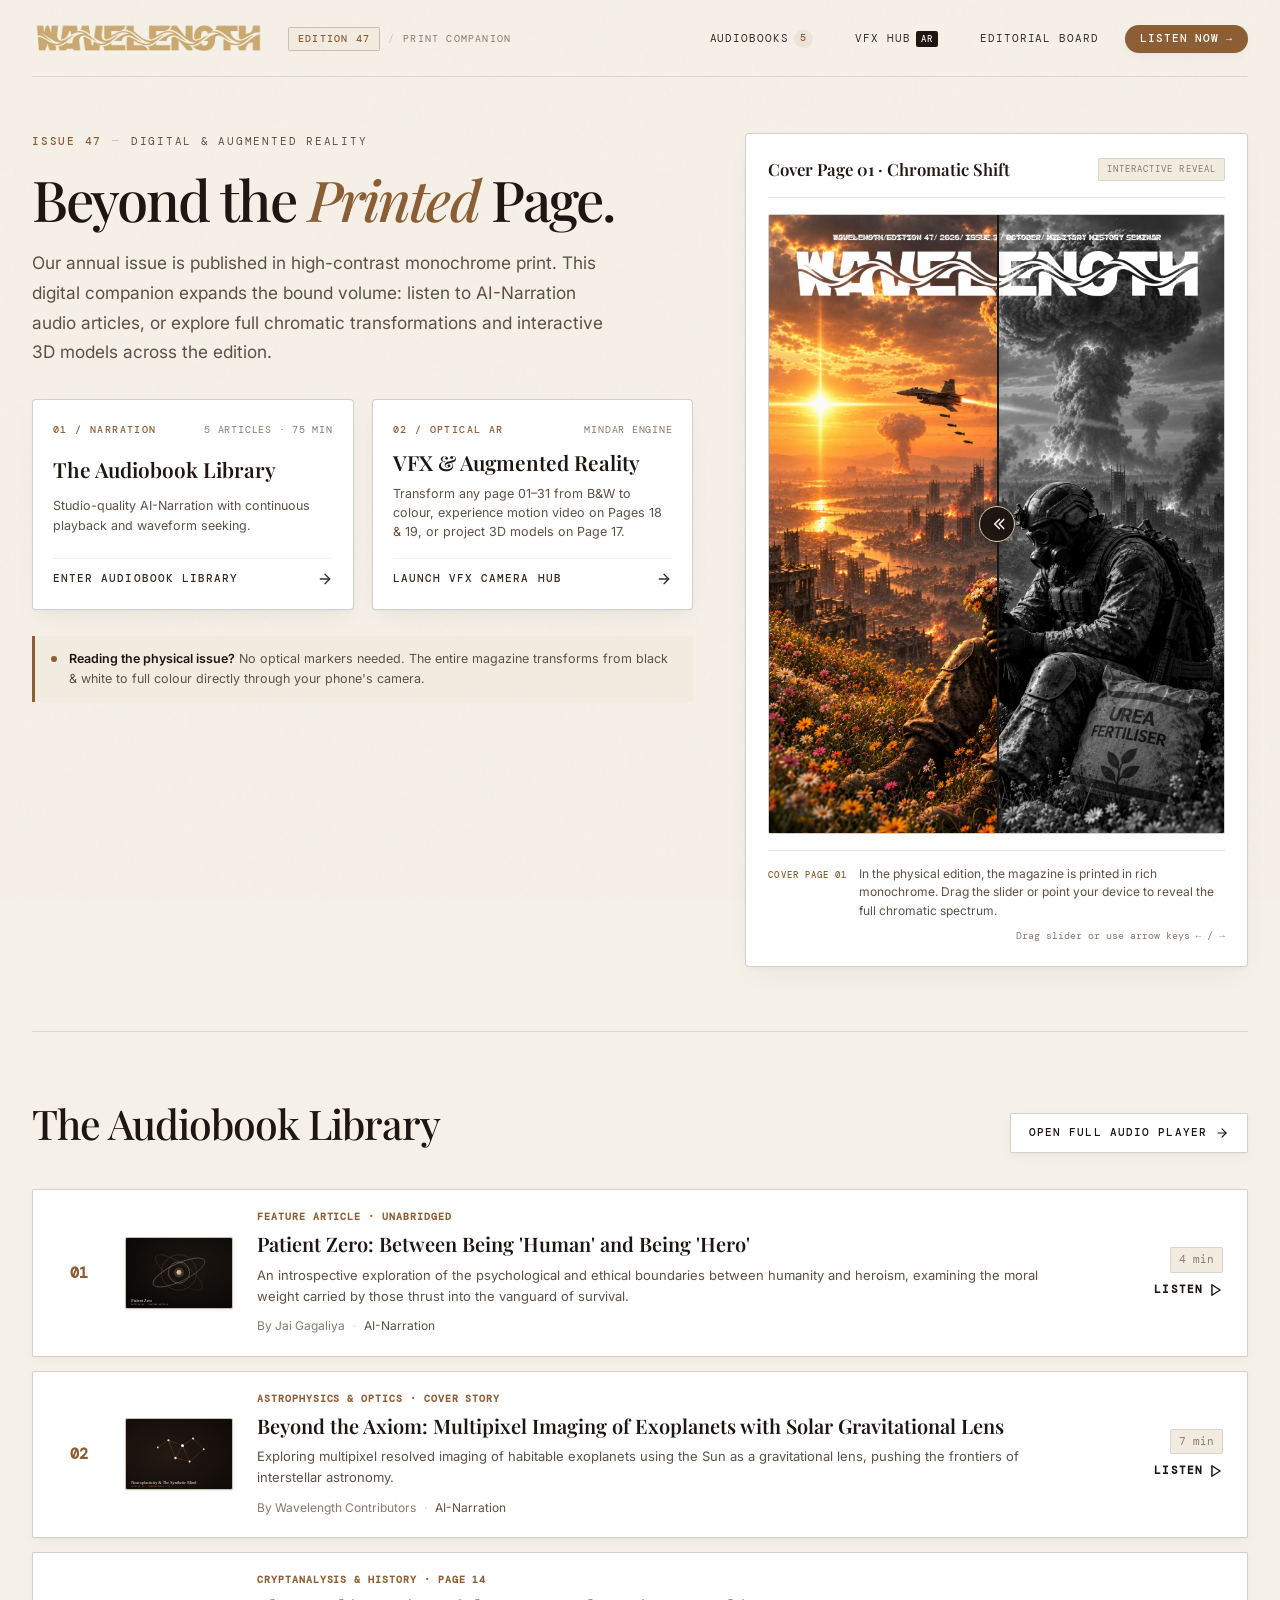
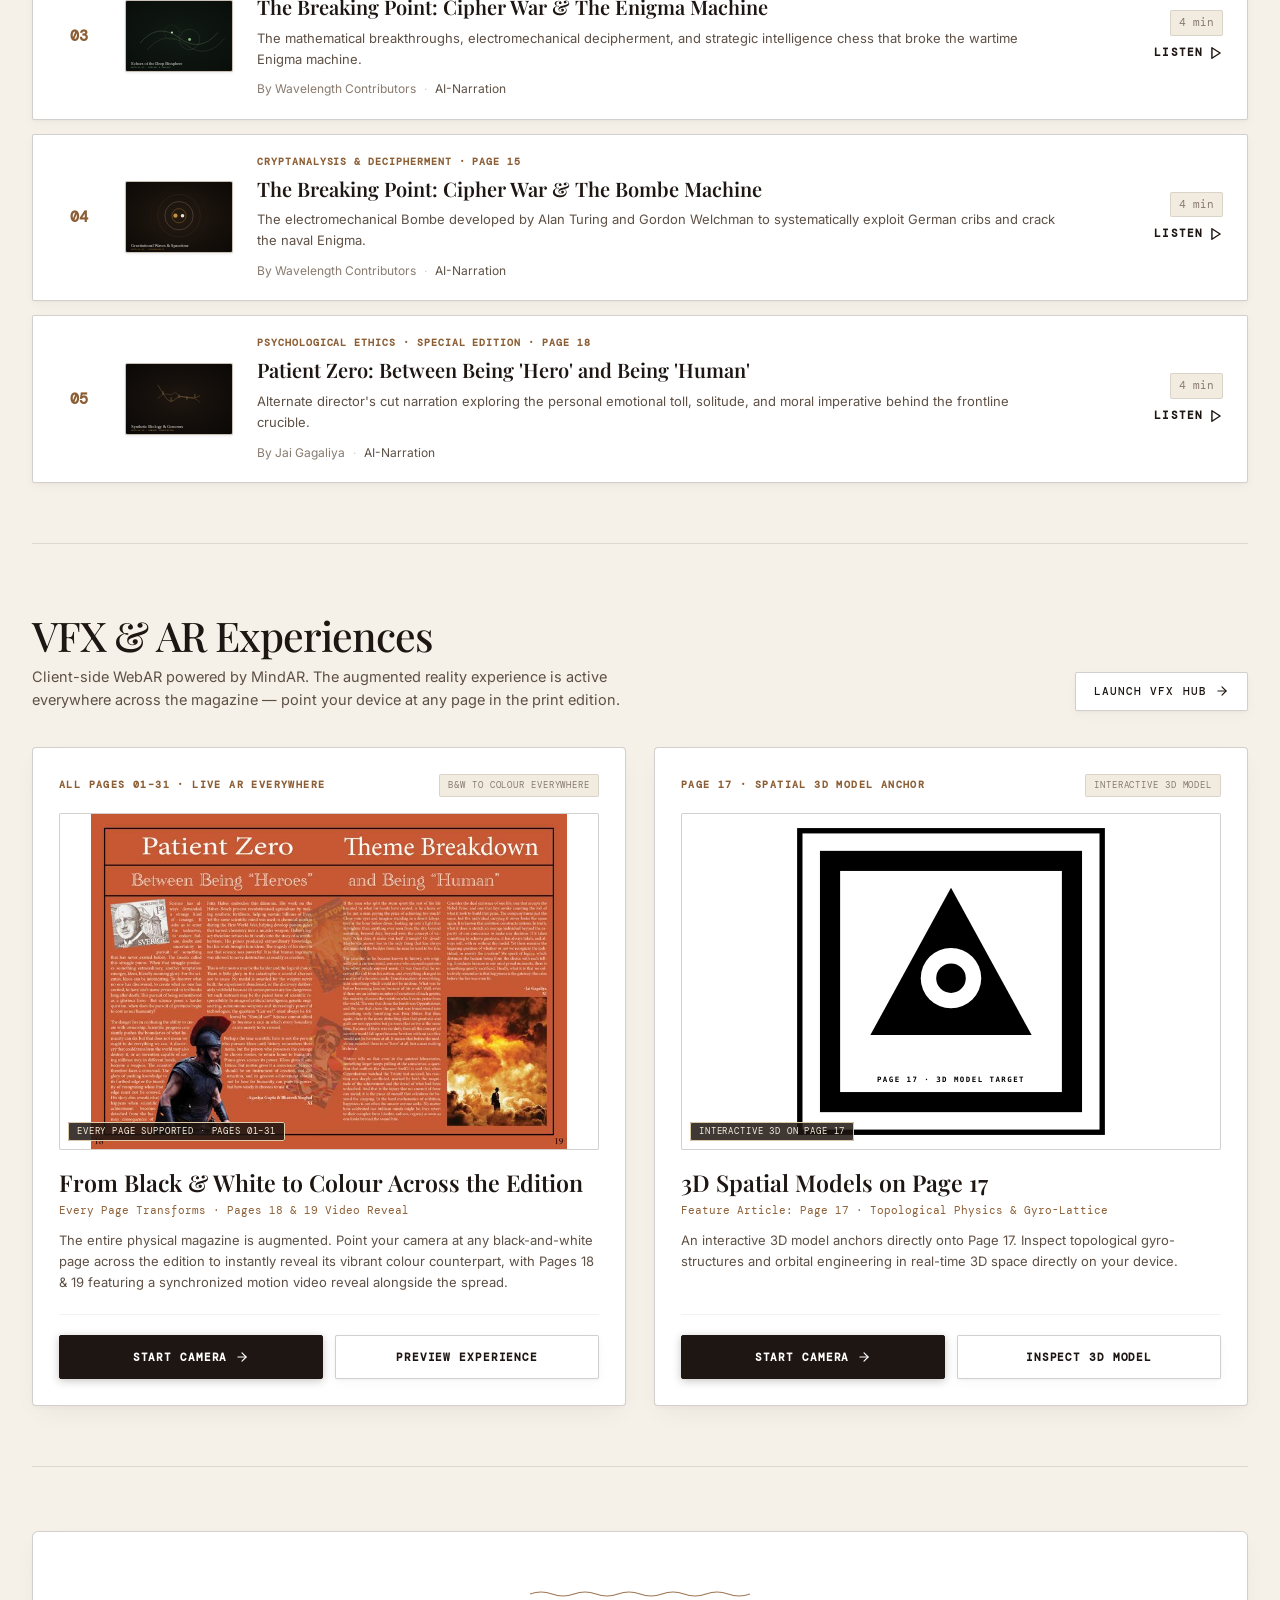
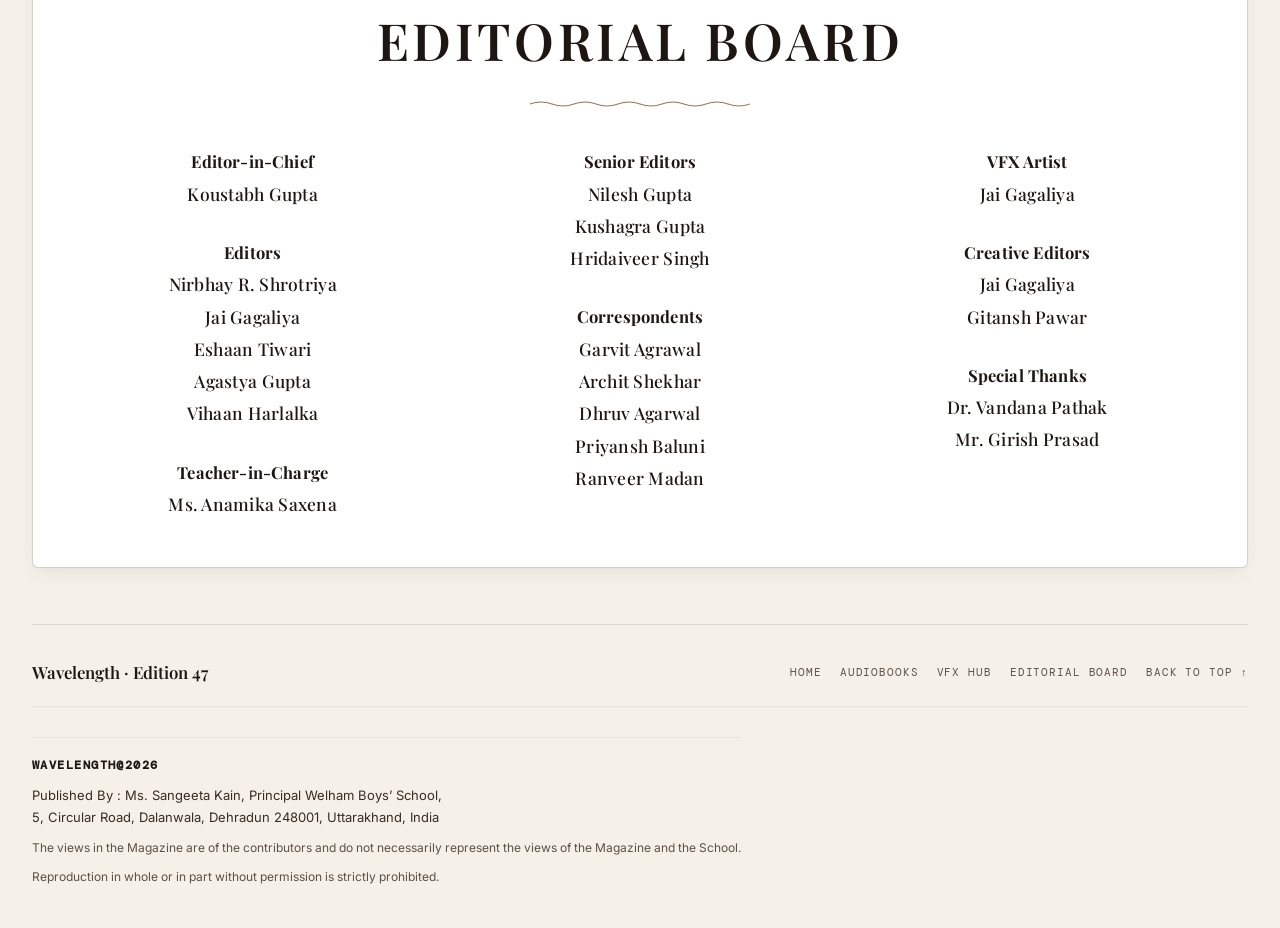
<file: index.html>
<!DOCTYPE html>
<html lang="en">

<head>
  <meta charset="UTF-8" />
  <meta name="viewport" content="width=device-width, initial-scale=1.0, viewport-fit=cover" />
  <meta name="theme-color" content="#f6f1e8" />
  <title>Wavelength — Edition 47 · Digital &amp; Augmented Reality Companion</title>
  <meta name="description"
    content="The official digital companion for Wavelength Edition 47. Extending monochrome print through AI-Narration audiobooks and MindAR optical reveals." />

  <!-- Google Fonts: Inter (Interface & Reading), Playfair Display (Editorial Display), DM Mono (Technical Specifiers) -->
  <link rel="preconnect" href="https://fonts.googleapis.com" />
  <link rel="preconnect" href="https://fonts.gstatic.com" crossorigin />
  <link
    href="https://fonts.googleapis.com/css2?family=DM+Mono:ital,wght@0,400;0,500;1,400&family=Inter:wght@300;400;500;600;700&family=Playfair+Display:ital,wght@0,500;0,600;0,700;1,500;1,600&display=swap"
    rel="stylesheet" />

  <!-- Base & Editorial Stylesheet -->
  <link rel="stylesheet" href="./css/styles.css?v=2026.13" />
</head>

<body class="editorial-body">
  <div class="page-container">

    <!-- Editorial Masthead Header -->
    <header class="site-header" role="banner">
      <div class="header-inner">
        <div class="brand-lockup">
          <a href="index.html" class="brand-link" aria-label="Wavelength Magazine Home">
            <img class="brand-logo-img" src="./assets/images/logo.png" alt="Wavelength Logo" />
          </a>
          <div class="edition-specifier">
            <span class="specifier-badge dynamic-edition">Edition 47</span>
            <span class="specifier-separator" aria-hidden="true">/</span>
            <span class="specifier-note">Print Companion</span>
          </div>
        </div>

        <!-- Quick Editorial Direct Navigation -->
        <nav class="masthead-nav" aria-label="Primary Destinations">
          <a href="#audio-section" class="masthead-nav-link">
            <span>Audiobooks</span>
            <span class="nav-count-badge">5</span>
          </a>
          <a href="#vfx-section" class="masthead-nav-link">
            <span>VFX Hub</span>
            <span class="nav-tag-badge">AR</span>
          </a>
          <a href="#editorial-board" class="masthead-nav-link">
            <span>Editorial Board</span>
          </a>
          <a href="audiobooks.html" class="masthead-action-pill">
            <span>Listen Now</span>
            <span class="pill-arrow" aria-hidden="true">→</span>
          </a>
        </nav>
      </div>
    </header>

    <!-- Main Content -->
    <main id="main-content" class="landing-main" role="main">

      <!-- Hero Section: Balanced Editorial Spread -->
      <section class="hero-section" aria-labelledby="hero-title">
        <div class="hero-editorial-grid">

          <!-- Column A: Narrative Direction & Direct Primary Pathways -->
          <div class="hero-text-column">
            <div class="hero-kicker">
              <span class="kicker-index">ISSUE 47</span>
              <span class="kicker-dash" aria-hidden="true">—</span>
              <span class="kicker-theme">Digital &amp; Augmented Reality</span>
            </div>

            <h1 id="hero-title" class="hero-title">
              Beyond the <em>Printed</em> Page.
            </h1>

            <p class="hero-lede">
              Our annual issue is published in high-contrast monochrome print. This digital companion expands the bound
              volume: listen to AI-Narration audio articles, or explore full chromatic transformations and interactive 3D models across the edition.
            </p>

            <!-- Dual Pathway Portals (Integrated As Primary Actions) -->
            <div class="hero-portals-duo">
              <!-- Pathway 1: Audiobooks -->
              <a href="audiobooks.html" class="portal-cta-box audio-portal" id="heroPortalAudio"
                aria-label="Go to Audiobook Library">
                <div class="portal-box-top">
                  <span class="portal-box-num">01 / NARRATION</span>
                  <span class="portal-box-tag">5 Articles · 75 min</span>
                </div>
                <h2 class="portal-box-title">The Audiobook Library</h2>
                <p class="portal-box-desc">
                  Studio-quality AI-Narration with continuous playback and waveform seeking.
                </p>
                <div class="portal-box-action">
                  <span>Enter Audiobook Library</span>
                  <svg class="portal-arrow" width="16" height="16" viewBox="0 0 24 24" fill="none" stroke="currentColor"
                    stroke-width="2" stroke-linecap="round" stroke-linejoin="round" aria-hidden="true">
                    <line x1="5" y1="12" x2="19" y2="12"></line>
                    <polyline points="12 5 19 12 12 19"></polyline>
                  </svg>
                </div>
              </a>

              <!-- Pathway 2: VFX / AR Hub -->
              <a href="vfx.html" class="portal-cta-box vfx-portal" id="heroPortalVfx"
                aria-label="Go to VFX and Augmented Reality Hub">
                <div class="portal-box-top">
                  <span class="portal-box-num">02 / OPTICAL AR</span>
                  <span class="portal-box-tag">MindAR Engine</span>
                </div>
                <h2 class="portal-box-title">VFX &amp; Augmented Reality</h2>
                <p class="portal-box-desc">
                  Transform any page 01–31 from B&amp;W to colour, experience motion video on Pages 18 &amp; 19, or project 3D models on Page 17.
                </p>
                <div class="portal-box-action">
                  <span>Launch VFX Camera Hub</span>
                  <svg class="portal-arrow" width="16" height="16" viewBox="0 0 24 24" fill="none" stroke="currentColor"
                    stroke-width="2" stroke-linecap="round" stroke-linejoin="round" aria-hidden="true">
                    <line x1="5" y1="12" x2="19" y2="12"></line>
                    <polyline points="12 5 19 12 12 19"></polyline>
                  </svg>
                </div>
              </a>
            </div>

            <!-- Tactile Physical Magazine Hint -->
            <div class="hero-print-hint">
              <span class="hint-bullet" aria-hidden="true"></span>
              <p>
                <strong>Reading the physical issue?</strong> No optical markers needed. The entire magazine transforms from black &amp; white to full colour directly through your phone's camera.
              </p>
            </div>
          </div>

          <!-- Column B: Interactive Print Specimen Plate (Cover Page 01 Chromatic Shift) -->
          <div class="hero-specimen-column">
            <div class="specimen-card">

              <div class="specimen-header">
                <div class="specimen-title-lockup">
                  <h3 class="specimen-heading">Cover Page 01 · Chromatic Shift</h3>
                </div>
                <span class="specimen-interactive-tag">Interactive Reveal</span>
              </div>

              <!-- Interactive Split Reveal Viewer (Cover Page 01) -->
              <div class="specimen-viewer" id="landingSplitBox" role="slider"
                aria-label="Comparison between printed black-and-white cover and colour reveal" tabindex="0"
                aria-valuenow="50" aria-valuemin="0" aria-valuemax="100">
                <!-- Monochrome Print Layer (Base) -->
                <div class="split-layer split-layer-bw" aria-label="Printed monochrome cover illustration"></div>

                <!-- Chromatic Spectrum Layer (Clipped Overlay) -->
                <div class="split-layer split-layer-color" aria-label="Augmented reality colour cover reveal"></div>

                <!-- Divider Hairline & Brass Thumb -->
                <div class="split-divider-line" aria-hidden="true"></div>
                <div class="split-handle-thumb" aria-hidden="true">
                  <svg width="18" height="18" viewBox="0 0 24 24" fill="none" stroke="currentColor" stroke-width="2.2"
                    stroke-linecap="round" stroke-linejoin="round">
                    <polyline points="15 18 9 12 15 6"></polyline>
                    <polyline points="9 18 3 12 9 6" transform="translate(12, 0)"></polyline>
                  </svg>
                </div>
              </div>

              <!-- Specimen Information Footer -->
              <div class="specimen-footer">
                <div class="specimen-caption-line">
                  <span class="caption-lead">Cover Page 01</span>
                  <p class="caption-body">
                    In the physical edition, the magazine is printed in rich monochrome. Drag the slider or point your device to reveal the full chromatic spectrum.
                  </p>
                </div>
                <div class="specimen-tip">
                  <span>Drag slider or use arrow keys ← / →</span>
                </div>
              </div>

            </div>
          </div>

        </div>
      </section>

      <!-- Section 1: The Audiobook Library (Detailed Article Showcase) -->
      <section id="audio-section" class="editorial-section audio-showcase-section"
        aria-labelledby="audio-section-title">
        <div class="section-masthead">
          <div class="section-headline-row">
            <div>
              <h2 id="audio-section-title" class="section-title">The Audiobook Library</h2>
            </div>
            <a href="audiobooks.html" class="section-view-all-btn">
              <span>Open Full Audio Player</span>
              <svg width="14" height="14" viewBox="0 0 24 24" fill="none" stroke="currentColor" stroke-width="2"
                stroke-linecap="round" stroke-linejoin="round" aria-hidden="true">
                <line x1="5" y1="12" x2="19" y2="12"></line>
                <polyline points="12 5 19 12 12 19"></polyline>
              </svg>
            </a>
          </div>
        </div>

        <!-- 5 Interactive Article Rows / Cards with Direct Deep Links -->
        <div class="audio-articles-list">

          <!-- Article 01 -->
          <a href="audiobooks.html#card-article-1" class="article-row-item"
            aria-label="Listen to Article 01: Patient Zero: Between Being 'Human' and Being 'Hero' by Jai Gagaliya">
            <div class="article-row-num">01</div>
            <div class="article-row-cover">
              <img src="./assets/images/covers/cover-1.svg" alt="Cover: Patient Zero" loading="lazy" />
            </div>
            <div class="article-row-body">
              <div class="article-category-tag">Feature Article · Unabridged</div>
              <h3 class="article-title">Patient Zero: Between Being 'Human' and Being 'Hero'</h3>
              <p class="article-summary">
                An introspective exploration of the psychological and ethical boundaries between humanity and heroism,
                examining the moral weight carried by those thrust into the vanguard of survival.
              </p>
              <div class="article-byline">
                <span>By Jai Gagaliya</span>
                <span class="byline-dot" aria-hidden="true">·</span>
                <span class="narrator-credit">AI-Narration</span>
              </div>
            </div>
            <div class="article-row-cta">
              <span class="runtime-badge">4 min</span>
              <span class="listen-action-label">
                <span>Listen</span>
                <svg width="14" height="14" viewBox="0 0 24 24" fill="none" stroke="currentColor" stroke-width="2.5"
                  stroke-linecap="round" stroke-linejoin="round" aria-hidden="true">
                  <polygon points="5 3 19 12 5 21 5 3"></polygon>
                </svg>
              </span>
            </div>
          </a>

          <!-- Article 02 -->
          <a href="audiobooks.html#card-article-2" class="article-row-item"
            aria-label="Listen to Article 02: Beyond the Axiom: Multipixel Imaging of Exoplanets with Solar Gravitational Lens">
            <div class="article-row-num">02</div>
            <div class="article-row-cover">
              <img src="./assets/images/covers/cover-2.svg" alt="Cover: Beyond the Axiom"
                loading="lazy" />
            </div>
            <div class="article-row-body">
              <div class="article-category-tag">Astrophysics &amp; Optics · Cover Story</div>
              <h3 class="article-title">Beyond the Axiom: Multipixel Imaging of Exoplanets with Solar Gravitational Lens</h3>
              <p class="article-summary">
                Exploring multipixel resolved imaging of habitable exoplanets using the Sun as a gravitational lens, pushing the frontiers of interstellar astronomy.
              </p>
              <div class="article-byline">
                <span>By Wavelength Contributors</span>
                <span class="byline-dot" aria-hidden="true">·</span>
                <span class="narrator-credit">AI-Narration</span>
              </div>
            </div>
            <div class="article-row-cta">
              <span class="runtime-badge">7 min</span>
              <span class="listen-action-label">
                <span>Listen</span>
                <svg width="14" height="14" viewBox="0 0 24 24" fill="none" stroke="currentColor" stroke-width="2.5"
                  stroke-linecap="round" stroke-linejoin="round" aria-hidden="true">
                  <polygon points="5 3 19 12 5 21 5 3"></polygon>
                </svg>
              </span>
            </div>
          </a>

          <!-- Article 03 -->
          <a href="audiobooks.html#card-article-3" class="article-row-item"
            aria-label="Listen to Article 03: The Breaking Point: Cipher War &amp; The Enigma Machine">
            <div class="article-row-num">03</div>
            <div class="article-row-cover">
              <img src="./assets/images/covers/cover-3.svg" alt="Cover: The Breaking Point: The Enigma" loading="lazy" />
            </div>
            <div class="article-row-body">
              <div class="article-category-tag">Cryptanalysis &amp; History · Page 14</div>
              <h3 class="article-title">The Breaking Point: Cipher War &amp; The Enigma Machine</h3>
              <p class="article-summary">
                The mathematical breakthroughs, electromechanical decipherment, and strategic intelligence chess that broke the wartime Enigma machine.
              </p>
              <div class="article-byline">
                <span>By Wavelength Contributors</span>
                <span class="byline-dot" aria-hidden="true">·</span>
                <span class="narrator-credit">AI-Narration</span>
              </div>
            </div>
            <div class="article-row-cta">
              <span class="runtime-badge">4 min</span>
              <span class="listen-action-label">
                <span>Listen</span>
                <svg width="14" height="14" viewBox="0 0 24 24" fill="none" stroke="currentColor" stroke-width="2.5"
                  stroke-linecap="round" stroke-linejoin="round" aria-hidden="true">
                  <polygon points="5 3 19 12 5 21 5 3"></polygon>
                </svg>
              </span>
            </div>
          </a>

          <!-- Article 04 -->
          <a href="audiobooks.html#card-article-4" class="article-row-item"
            aria-label="Listen to Article 04: The Breaking Point: Cipher War &amp; The Bombe Machine">
            <div class="article-row-num">04</div>
            <div class="article-row-cover">
              <img src="./assets/images/covers/cover-4.svg" alt="Cover: The Breaking Point: The Bombe" loading="lazy" />
            </div>
            <div class="article-row-body">
              <div class="article-category-tag">Cryptanalysis &amp; Decipherment · Page 15</div>
              <h3 class="article-title">The Breaking Point: Cipher War &amp; The Bombe Machine</h3>
              <p class="article-summary">
                The electromechanical Bombe developed by Alan Turing and Gordon Welchman to systematically exploit German cribs and crack the naval Enigma.
              </p>
              <div class="article-byline">
                <span>By Wavelength Contributors</span>
                <span class="byline-dot" aria-hidden="true">·</span>
                <span class="narrator-credit">AI-Narration</span>
              </div>
            </div>
            <div class="article-row-cta">
              <span class="runtime-badge">4 min</span>
              <span class="listen-action-label">
                <span>Listen</span>
                <svg width="14" height="14" viewBox="0 0 24 24" fill="none" stroke="currentColor" stroke-width="2.5"
                  stroke-linecap="round" stroke-linejoin="round" aria-hidden="true">
                  <polygon points="5 3 19 12 5 21 5 3"></polygon>
                </svg>
              </span>
            </div>
          </a>

          <!-- Article 05 -->
          <a href="audiobooks.html#card-article-5" class="article-row-item"
            aria-label="Listen to Article 05: Patient Zero: Between Being 'Hero' and Being 'Human' (Alternate Narration) by Jai Gagaliya">
            <div class="article-row-num">05</div>
            <div class="article-row-cover">
              <img src="./assets/images/covers/cover-5.svg" alt="Cover: Patient Zero Alternate Narration" loading="lazy" />
            </div>
            <div class="article-row-body">
              <div class="article-category-tag">Psychological Ethics · Special Edition · Page 18</div>
              <h3 class="article-title">Patient Zero: Between Being 'Hero' and Being 'Human'</h3>
              <p class="article-summary">
                Alternate director's cut narration exploring the personal emotional toll, solitude, and moral imperative behind the frontline crucible.
              </p>
              <div class="article-byline">
                <span>By Jai Gagaliya</span>
                <span class="byline-dot" aria-hidden="true">·</span>
                <span class="narrator-credit">AI-Narration</span>
              </div>
            </div>
            <div class="article-row-cta">
              <span class="runtime-badge">4 min</span>
              <span class="listen-action-label">
                <span>Listen</span>
                <svg width="14" height="14" viewBox="0 0 24 24" fill="none" stroke="currentColor" stroke-width="2.5"
                  stroke-linecap="round" stroke-linejoin="round" aria-hidden="true">
                  <polygon points="5 3 19 12 5 21 5 3"></polygon>
                </svg>
              </span>
            </div>
          </a>

        </div>
      </section>

      <!-- Section 2: VFX & AR Experiences Showcase -->
      <section id="vfx-section" class="editorial-section vfx-showcase-section" aria-labelledby="vfx-section-title">
        <div class="section-masthead">
          <div class="section-headline-row">
            <div>
              <h2 id="vfx-section-title" class="section-title">VFX &amp; AR Experiences</h2>
              <p class="section-subtext">Client-side WebAR powered by MindAR. The augmented reality experience is active everywhere across the magazine — point your device at any page in the print edition.</p>
            </div>
            <a href="vfx.html" class="section-view-all-btn">
              <span>Launch VFX Hub</span>
              <svg width="14" height="14" viewBox="0 0 24 24" fill="none" stroke="currentColor" stroke-width="2"
                stroke-linecap="round" stroke-linejoin="round" aria-hidden="true">
                <line x1="5" y1="12" x2="19" y2="12"></line>
                <polyline points="12 5 19 12 12 19"></polyline>
              </svg>
            </a>
          </div>
        </div>

        <!-- 2 Clear Visual Experience Spotlights with Real Physical Targets -->
        <div class="vfx-spotlights-grid">

          <!-- Experience 01 -->
          <article class="vfx-spotlight-card" aria-labelledby="exp1-title">
            <div class="spotlight-top">
              <span class="spotlight-target-tag">ALL PAGES 01–31 · LIVE AR EVERYWHERE</span>
              <span class="spotlight-type-badge">B&amp;W to Colour Everywhere</span>
            </div>
            <div class="spotlight-media-frame">
              <img src="./assets/images/spread-18-19.jpg" alt="Colour spread across Pages 18 and 19"
                loading="lazy" />
              <div class="spotlight-media-overlay" aria-hidden="true">
                <span class="overlay-marker">Every Page Supported · Pages 01–31</span>
              </div>
            </div>
            <div class="spotlight-body">
              <h3 id="exp1-title" class="spotlight-title">From Black &amp; White to Colour Across the Edition</h3>
              <p class="spotlight-article-ref">Every Page Transforms · Pages 18 &amp; 19 Video Reveal</p>
              <p class="spotlight-desc">
                The entire physical magazine is augmented. Point your camera at any black-and-white page across the edition to instantly reveal its vibrant colour counterpart, with Pages 18 &amp; 19 featuring a synchronized motion video reveal alongside the spread.
              </p>
            </div>
            <div class="spotlight-actions">
              <a href="vfx.html#expCardColor" class="spotlight-primary-btn" aria-label="Launch WebAR Camera across all pages">
                <span>Start Camera</span>
                <svg width="14" height="14" viewBox="0 0 24 24" fill="none" stroke="currentColor" stroke-width="2"
                  stroke-linecap="round" stroke-linejoin="round" aria-hidden="true">
                  <line x1="5" y1="12" x2="19" y2="12"></line>
                  <polyline points="12 5 19 12 12 19"></polyline>
                </svg>
              </a>
              <a href="vfx.html#simColorModal" class="spotlight-secondary-btn"
                aria-label="Preview Video &amp; Colour Reveal">
                <span>Preview Experience</span>
              </a>
            </div>
          </article>

          <!-- Experience 02 -->
          <article class="vfx-spotlight-card" aria-labelledby="exp2-title">
            <div class="spotlight-top">
              <span class="spotlight-target-tag">PAGE 17 · SPATIAL 3D MODEL ANCHOR</span>
              <span class="spotlight-type-badge">Interactive 3D Model</span>
            </div>
            <div class="spotlight-media-frame">
              <img src="./assets/images/marker-print-sample.svg" alt="3D target marker printed on Page 17"
                loading="lazy" />
              <div class="spotlight-media-overlay" aria-hidden="true">
                <span class="overlay-marker">Interactive 3D on Page 17</span>
              </div>
            </div>
            <div class="spotlight-body">
              <h3 id="exp2-title" class="spotlight-title">3D Spatial Models on Page 17</h3>
              <p class="spotlight-article-ref">Feature Article: Page 17 · Topological Physics &amp; Gyro-Lattice</p>
              <p class="spotlight-desc">
                An interactive 3D model anchors directly onto Page 17. Inspect topological gyro-structures and orbital engineering in real-time 3D space directly on your device.
              </p>
            </div>
            <div class="spotlight-actions">
              <a href="vfx.html#expCard3D" class="spotlight-primary-btn" aria-label="Launch WebAR Camera for 3D Models">
                <span>Start Camera</span>
                <svg width="14" height="14" viewBox="0 0 24 24" fill="none" stroke="currentColor" stroke-width="2"
                  stroke-linecap="round" stroke-linejoin="round" aria-hidden="true">
                  <line x1="5" y1="12" x2="19" y2="12"></line>
                  <polyline points="12 5 19 12 12 19"></polyline>
                </svg>
              </a>
              <a href="vfx.html#sim3DModal" class="spotlight-secondary-btn"
                aria-label="Open Interactive 3D Model Viewer">
                <span>Inspect 3D Model</span>
              </a>
            </div>
          </article>

        </div>
      </section>

      <!-- Section 3: Editorial Board -->
      <section id="editorial-board" class="editorial-board-section" aria-labelledby="editorial-board-title">
        <div class="editorial-board-plate">

          <div class="editorial-board-header">
            <div class="masthead-divider-wave" aria-hidden="true">
              <svg viewBox="0 0 320 12" fill="none" xmlns="http://www.w3.org/2000/svg">
                <path d="M0 6 Q 16 0, 32 6 T 64 6 T 96 6 T 128 6 T 160 6 T 192 6 T 224 6 T 256 6 T 288 6 T 320 6"
                  stroke="var(--accent)" stroke-width="1.5" fill="none" />
              </svg>
            </div>
            <h2 id="editorial-board-title" class="masthead-main-title">EDITORIAL BOARD</h2>
            <div class="masthead-divider-wave" aria-hidden="true">
              <svg viewBox="0 0 320 12" fill="none" xmlns="http://www.w3.org/2000/svg">
                <path d="M0 6 Q 16 0, 32 6 T 64 6 T 96 6 T 128 6 T 160 6 T 192 6 T 224 6 T 256 6 T 288 6 T 320 6"
                  stroke="var(--accent)" stroke-width="1.5" fill="none" />
              </svg>
            </div>
          </div>

          <!-- Three-Column Editorial Board Grid (Matching Official Masthead) -->
          <div class="masthead-columns-grid">

            <!-- Column 1 -->
            <div class="masthead-col">
              <div class="masthead-group">
                <h3 class="masthead-role-label">Editor-in-Chief</h3>
                <ul class="masthead-names-list">
                  <li>Koustabh Gupta</li>
                </ul>
              </div>

              <div class="masthead-group">
                <h3 class="masthead-role-label">Editors</h3>
                <ul class="masthead-names-list">
                  <li>Nirbhay R. Shrotriya</li>
                  <li>Jai Gagaliya</li>
                  <li>Eshaan Tiwari</li>
                  <li>Agastya Gupta</li>
                  <li>Vihaan Harlalka</li>
                </ul>
              </div>

              <div class="masthead-group">
                <h3 class="masthead-role-label">Teacher-in-Charge</h3>
                <ul class="masthead-names-list">
                  <li>Ms. Anamika Saxena</li>
                </ul>
              </div>
            </div>

            <!-- Column 2 -->
            <div class="masthead-col">
              <div class="masthead-group">
                <h3 class="masthead-role-label">Senior Editors</h3>
                <ul class="masthead-names-list">
                  <li>Nilesh Gupta</li>
                  <li>Kushagra Gupta</li>
                  <li>Hridaiveer Singh</li>
                </ul>
              </div>

              <div class="masthead-group">
                <h3 class="masthead-role-label">Correspondents</h3>
                <ul class="masthead-names-list">
                  <li>Garvit Agrawal</li>
                  <li>Archit Shekhar</li>
                  <li>Dhruv Agarwal</li>
                  <li>Priyansh Baluni</li>
                  <li>Ranveer Madan</li>
                </ul>
              </div>
            </div>

            <!-- Column 3 -->
            <div class="masthead-col">
              <div class="masthead-group">
                <h3 class="masthead-role-label">VFX Artist</h3>
                <ul class="masthead-names-list">
                  <li>Jai Gagaliya</li>
                </ul>
              </div>

              <div class="masthead-group">
                <h3 class="masthead-role-label">Creative Editors</h3>
                <ul class="masthead-names-list">
                  <li>Jai Gagaliya</li>
                  <li>Gitansh Pawar</li>
                </ul>
              </div>

              <div class="masthead-group">
                <h3 class="masthead-role-label">Special Thanks</h3>
                <ul class="masthead-names-list">
                  <li>Dr. Vandana Pathak</li>
                  <li>Mr. Girish Prasad</li>
                </ul>
              </div>
            </div>

          </div>

        </div>
      </section>

    </main>

    <!-- Editorial Site Footer -->
    <footer class="site-footer" role="contentinfo">
      <div class="footer-inner">
        <div class="footer-left">
          <span class="footer-brand"><span class="dynamic-mag-title">Wavelength</span> · <span
              class="dynamic-edition">Edition 47</span></span>
        </div>

        <nav class="footer-nav" aria-label="Footer Navigation">
          <a href="index.html" class="footer-link">Home</a>
          <a href="audiobooks.html" class="footer-link">Audiobooks</a>
          <a href="vfx.html" class="footer-link">VFX Hub</a>
          <a href="#editorial-board" class="footer-link">Editorial Board</a>
          <a href="#main-content" class="footer-link">Back to Top ↑</a>
        </nav>
      </div>

      <div class="footer-subrow">
        <div class="footer-publication-colophon">
          <p class="pub-brand-line">Wavelength@2026</p>
          <p class="pub-meta-line">
            Published By : Ms. Sangeeta Kain, Principal Welham Boys’ School,<br />
            5, Circular Road, Dalanwala, Dehradun 248001, Uttarakhand, India
          </p>
          <p class="pub-disclaimer-line">
            The views in the Magazine are of the contributors and do not necessarily represent the views of the Magazine
            and the School.
          </p>
          <p class="pub-rights-line">
            Reproduction in whole or in part without permission is strictly prohibited.
          </p>
        </div>
      </div>
    </footer>

  </div>

  <!-- Scripts -->
  <script src="./js/config.js?v=2026.13"></script>
  <script src="./js/main.js?v=2026.13"></script>
</body>

</html>
</file>
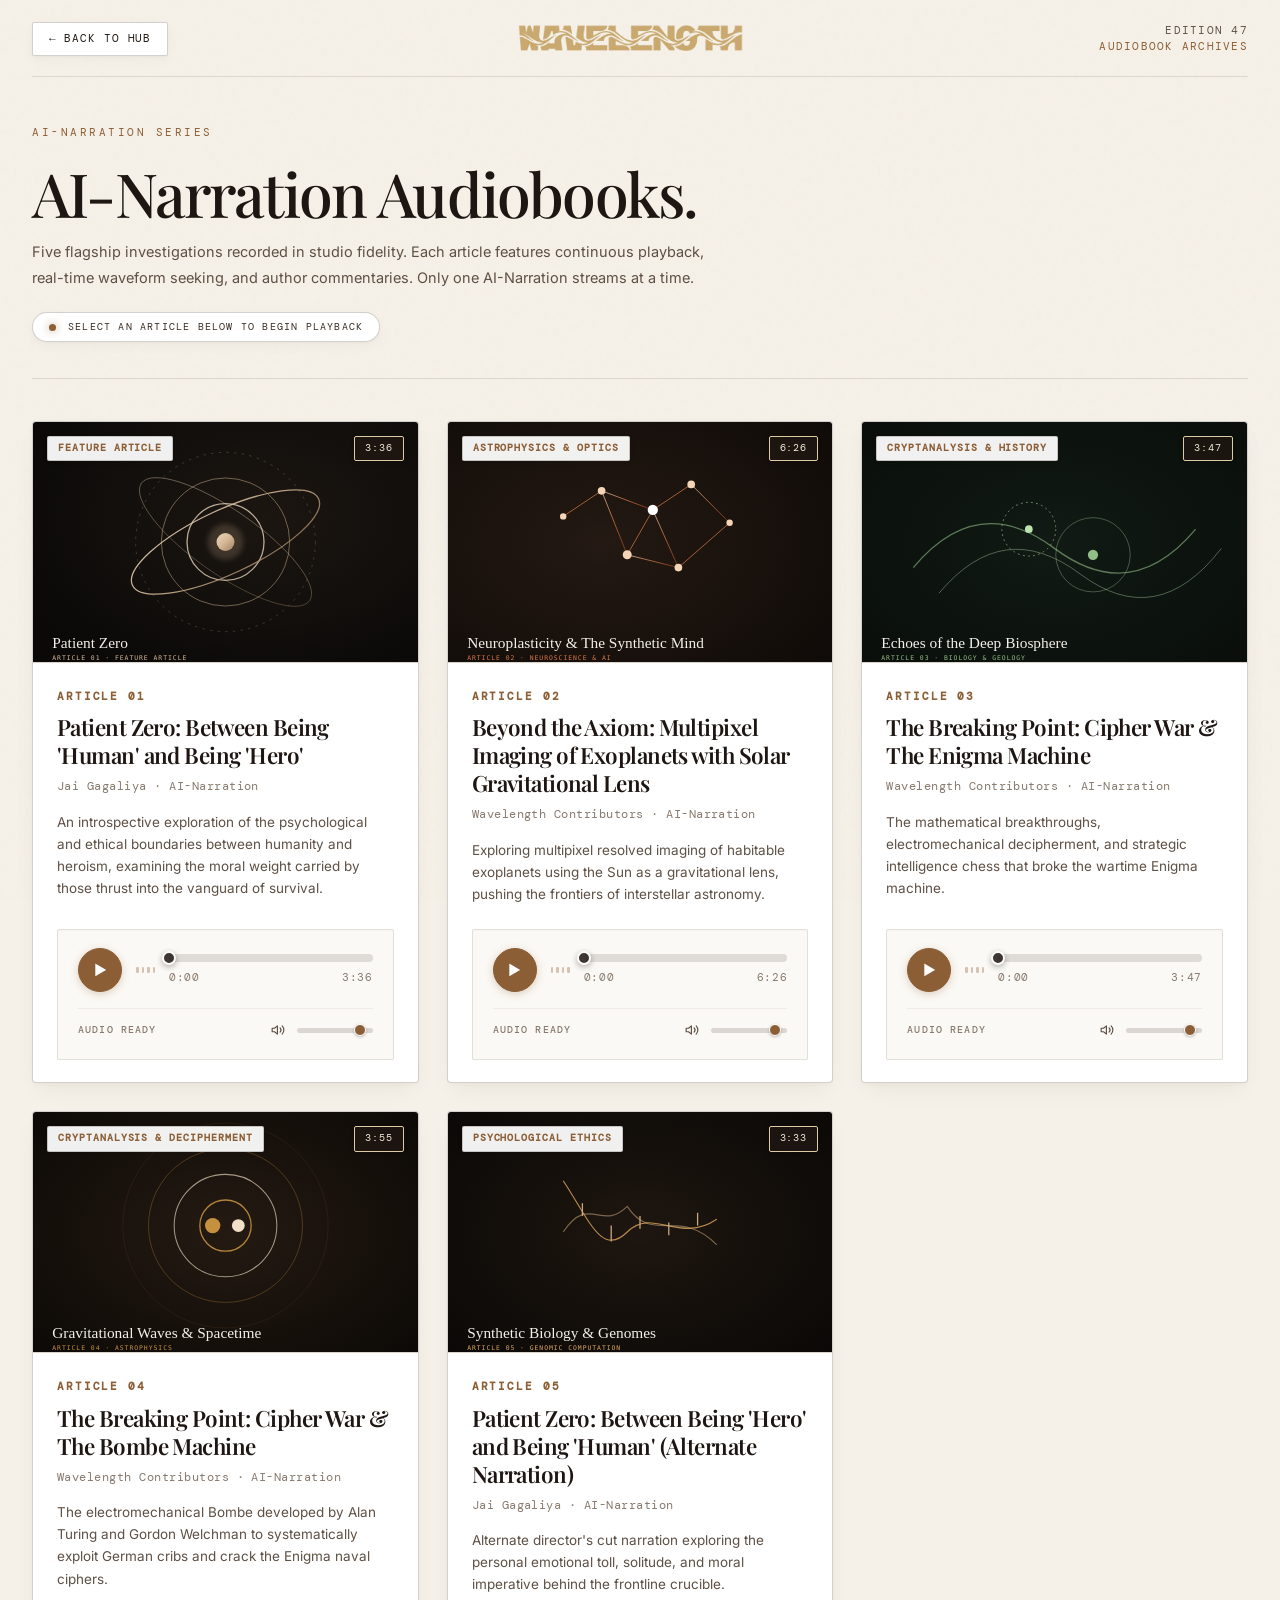
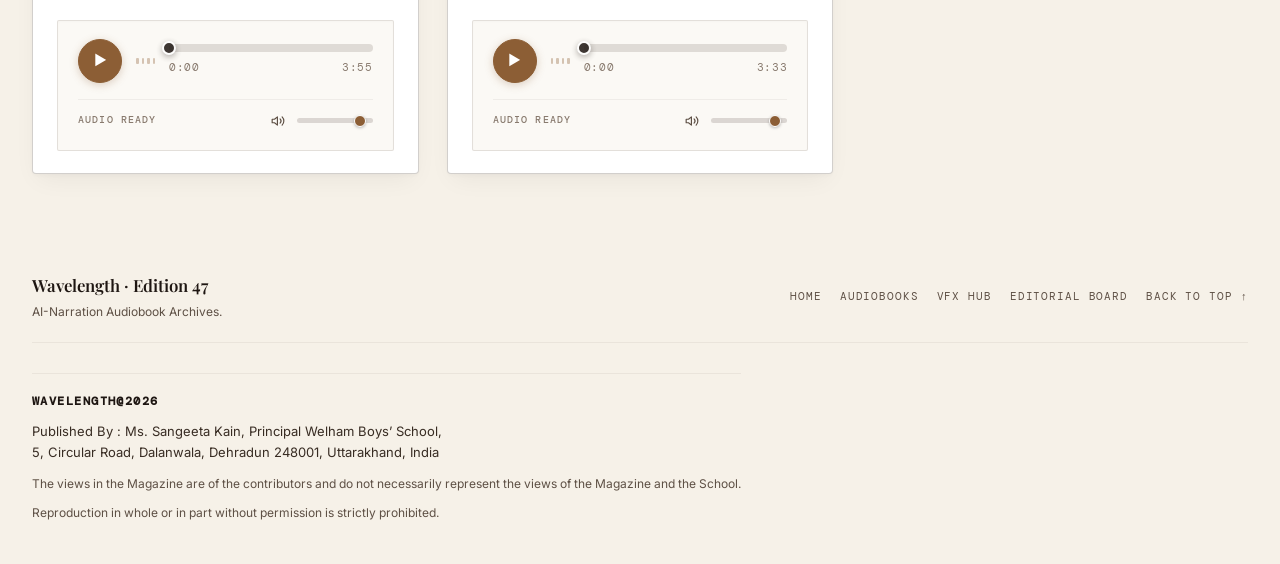
<file: audiobooks.html>
<!DOCTYPE html>
<html lang="en">

<head>
  <meta charset="UTF-8" />
  <meta name="viewport" content="width=device-width, initial-scale=1.0, viewport-fit=cover" />
  <meta name="theme-color" content="#f6f1e8" />
  <title>Audiobook Library — Wavelength Edition 47</title>
  <meta name="description" content="Listen to AI-Narration audiobooks of feature articles from Wavelength Edition 47." />

  <!-- Google Fonts -->
  <link rel="preconnect" href="https://fonts.googleapis.com" />
  <link rel="preconnect" href="https://fonts.gstatic.com" crossorigin />
  <link
    href="https://fonts.googleapis.com/css2?family=DM+Mono:ital,wght@0,400;0,500;1,400&family=Inter:wght@300;400;500;600;700&family=Playfair+Display:ital,wght@0,500;0,700;1,500;1,600&display=swap"
    rel="stylesheet" />

  <!-- Stylesheets -->
  <link rel="stylesheet" href="./css/styles.css?v=2026.13" />
  <link rel="stylesheet" href="./css/audio.css?v=2026.13" />
</head>

<body>
  <div class="page-container">
    <!-- Header with Back Link -->
    <header class="site-header" role="banner">
      <div class="header-inner">
        <a href="index.html" class="nav-back-pill" aria-label="Return to Wavelength Landing Hub">
          <span class="arrow" aria-hidden="true">←</span>
          <span>Back to Hub</span>
        </a>

        <div class="brand-wrap">
          <a href="index.html" aria-label="Wavelength Magazine Home">
            <img class="brand-logo-img" src="./assets/images/logo.png" alt="Wavelength Logo" />
          </a>
        </div>

        <div class="edition-meta">
          <span class="dynamic-edition">Edition 47</span><br />
          <span style="color: var(--accent);">Audiobook Archives</span>
        </div>
      </div>
    </header>

    <!-- Main Audiobook Library Section -->
    <main role="main">
      <section class="audio-header-section" aria-labelledby="audio-library-heading">
        <div class="audio-header-top">
          <p class="hero-eyebrow">AI-Narration Series</p>
        </div>

        <h1 id="audio-library-heading" class="audio-page-title gold-glow-text">
          AI-Narration Audiobooks.
        </h1>

        <p class="audio-page-intro">
          Five flagship investigations recorded in studio fidelity. Each article features continuous playback,
          real-time waveform seeking, and author commentaries. Only one AI-Narration streams at a time.
        </p>

        <div class="audio-global-status" aria-live="polite">
          <span class="now-playing-dot" aria-hidden="true"></span>
          <span id="nowPlayingStatus">Select an article below to begin playback</span>
        </div>
      </section>

      <!-- Dynamic Articles Grid (Populated by js/audio.js from js/config.js) -->
      <section class="audio-articles-grid" id="audioArticlesGrid" aria-label="Audiobook Articles List">
        <!-- Rendered dynamically -->
        <noscript>
          <div
            style="padding: 24px; border: 1px solid var(--border); border-radius: var(--radius-md); color: var(--gold);">
            Please enable JavaScript to access the custom audio player and narrated audiobooks.
          </div>
        </noscript>
      </section>
    </main>

    <!-- Editorial Site Footer -->
    <footer class="site-footer" role="contentinfo">
      <div class="footer-inner">
        <div class="footer-left">
          <span class="footer-brand"><span class="dynamic-mag-title">Wavelength</span> · <span
              class="dynamic-edition">Edition 47</span></span>
          <span class="footer-tagline">AI-Narration Audiobook Archives.</span>
        </div>

        <nav class="footer-nav" aria-label="Footer Navigation">
          <a href="index.html" class="footer-link">Home</a>
          <a href="audiobooks.html" class="footer-link">Audiobooks</a>
          <a href="vfx.html" class="footer-link">VFX Hub</a>
          <a href="index.html#editorial-board" class="footer-link">Editorial Board</a>
          <a href="#audio-library-heading" class="footer-link">Back to Top ↑</a>
        </nav>
      </div>

      <div class="footer-subrow">
        <div class="footer-publication-colophon">
          <p class="pub-brand-line">Wavelength@2026</p>
          <p class="pub-meta-line">
            Published By : Ms. Sangeeta Kain, Principal Welham Boys’ School,<br />
            5, Circular Road, Dalanwala, Dehradun 248001, Uttarakhand, India
          </p>
          <p class="pub-disclaimer-line">
            The views in the Magazine are of the contributors and do not necessarily represent the views of the Magazine
            and the School.
          </p>
          <p class="pub-rights-line">
            Reproduction in whole or in part without permission is strictly prohibited.
          </p>
        </div>
      </div>
    </footer>
  </div>

  <!-- Scripts -->
  <script src="./js/config.js?v=2026.13"></script>
  <script src="./js/main.js?v=2026.13"></script>
  <script src="./js/audio.js?v=2026.13"></script>
</body>

</html>
</file>
<file: css/styles.css>
/* ==========================================================================
   WAVELENGTH — EDITION 47 EDITORIAL DESIGN SYSTEM
   Contemporary Print & Digital Companion Atelier
   Palette: Warm Beige · Deep Espresso Brown · Restrained Off-White · Burnished Bronze
   Strict Negative Rules: No Blue/Purple Gradients, No Gimmick Canvas Dust, No Cursor Glows
   ========================================================================== */

:root {
  /* Primary Warm Beige Palette */
  --bg: #f6f1e8;
  --bg-warm: #ede6d8;
  --bg-tint: #f1ebd0;
  --bg-darker: #e3dad0;

  /* Surfaces & Paper Sheets */
  --surface: #ffffff;
  --surface-paper: #fbf9f5;
  --surface-elevated: #fdfcfb;
  --surface-muted: #f2ebe0;
  --surface-plate: #f7f3eb;

  /* Deep Brown & Espresso Typography */
  --ink: #1e1612;
  --text: #1e1612;
  --text-primary: #1e1612;
  --text-secondary: #382c23;
  --text-muted: #5e5045;
  --text-dim: #887a6e;
  --text-light: #ab9f93;

  /* Burnished Bronze & Warm Amber Accents (Zero Blue / Purple) */
  --accent: #8c5e35;
  --accent-hover: #6e4420;
  --accent-dark: #523114;
  --accent-light: #dfcaa7;
  --accent-subtle: rgba(140, 94, 53, 0.08);
  --accent-tint: #f5ece2;
  --accent-warm: #b3773b;

  /* Sub-Page Harmonization Variables */
  --gold: #8c5e35;
  --gold-light: #dfcaa7;
  --gold-dark: #523114;
  --gold-glow: rgba(140, 94, 53, 0.12);
  --gold-glow-subtle: rgba(140, 94, 53, 0.04);
  --surface-glass: rgba(255, 255, 255, 0.92);
  --surface-hover: #f5efe6;

  /* Editorial Hairlines & Borders */
  --border: rgba(50, 36, 26, 0.12);
  --border-strong: rgba(50, 36, 26, 0.22);
  --border-subtle: rgba(50, 36, 26, 0.06);
  --border-focus: #8c5e35;

  /* Restrained Architectural Corner Radii */
  --radius-xs: 2px;
  --radius-sm: 4px;
  --radius-md: 6px;
  --radius-lg: 10px;
  --radius-full: 9999px;

  /* Tactile Physical Paper Dropshadows */
  --shadow-subtle: 0 1px 3px rgba(30, 22, 18, 0.04), 0 4px 12px rgba(30, 22, 18, 0.03);
  --shadow-card: 0 2px 4px rgba(30, 22, 18, 0.03), 0 10px 24px -6px rgba(30, 22, 18, 0.06);
  --shadow-hover: 0 4px 12px rgba(30, 22, 18, 0.05), 0 16px 32px -8px rgba(30, 22, 18, 0.1);
  --shadow-plate: 0 4px 20px rgba(30, 22, 18, 0.07);

  /* Physics & Durations */
  --transition-fast: 0.15s cubic-bezier(0.16, 1, 0.3, 1);
  --transition-smooth: 0.28s cubic-bezier(0.16, 1, 0.3, 1);
  --container-max: 1220px;
}

/* ==========================================================================
   RESET & FOUNDATIONS
   ========================================================================== */

*,
*::before,
*::after {
  box-sizing: border-box;
  margin: 0;
  padding: 0;
  -webkit-tap-highlight-color: transparent;
}

html {
  background-color: var(--bg);
  color: var(--text);
  font-family: "Inter", -apple-system, BlinkMacSystemFont, "Segoe UI", Roboto, sans-serif;
  font-size: 16px;
  line-height: 1.6;
  scroll-behavior: smooth;
  text-rendering: optimizeLegibility;
  -webkit-font-smoothing: antialiased;
  -moz-osx-font-smoothing: grayscale;
}

body {
  min-height: 100vh;
  overflow-x: hidden;
  background-color: var(--bg);
  color: var(--text);
  position: relative;
}

/* Subtle, authentic tactile paper texture effect using SVG fractal noise */
body::before {
  content: "";
  position: fixed;
  inset: 0;
  z-index: 1;
  pointer-events: none;
  opacity: 0.032;
  background-image: url("data:image/svg+xml,%3Csvg viewBox='0 0 200 200' xmlns='http://www.w3.org/2000/svg'%3E%3Cfilter id='noise'%3E%3CfeTurbulence type='fractalNoise' baseFrequency='.85' numOctaves='3' stitchTiles='stitch'/%3E%3C/filter%3E%3Crect width='100%25' height='100%25' filter='url(%23noise)'/%3E%3C/svg%3E");
}

/* Typography Classes */
.font-editorial {
  font-family: "Playfair Display", Georgia, serif;
}

.font-mono {
  font-family: "DM Mono", monospace;
}

/* Disable obsolete gimmick ambient layers across all pages */
.cinematic-vignette,
.cinematic-dust-canvas,
.cursor-glow {
  display: none !important;
}

.gold-glow-text {
  text-shadow: none !important;
}

/* Focus State for Accessibility */
:focus-visible {
  outline: 2px solid var(--accent);
  outline-offset: 3px;
}

a {
  color: inherit;
  text-decoration: none;
}

button {
  background: none;
  border: none;
  color: inherit;
  font: inherit;
  cursor: pointer;
}

/* ==========================================================================
   LAYOUT STRUCTURE
   ========================================================================== */

.page-container {
  width: min(var(--container-max), calc(100% - 64px));
  min-height: 100vh;
  margin: 0 auto;
  display: flex;
  flex-direction: column;
  position: relative;
  z-index: 2;
}

/* ==========================================================================
   MASTHEAD HEADER
   ========================================================================== */

header.site-header {
  border-bottom: 1px solid var(--border);
  padding: 20px 0 18px;
  position: relative;
}

.header-inner {
  display: flex;
  align-items: center;
  justify-content: space-between;
  gap: 24px;
}

.brand-lockup {
  display: flex;
  align-items: center;
  gap: 16px;
  flex-wrap: wrap;
}

.brand-link {
  display: inline-flex;
  align-items: center;
}

.brand-logo-img {
  height: 38px;
  width: auto;
  max-width: min(240px, 48vw);
  display: block;
  object-fit: contain;
  object-position: left center;
  transition: opacity var(--transition-fast);
}

.brand-link:hover .brand-logo-img {
  opacity: 0.85;
}

.edition-specifier {
  display: inline-flex;
  align-items: center;
  gap: 8px;
  font-family: "DM Mono", monospace;
  font-size: 10px;
  letter-spacing: 0.12em;
  text-transform: uppercase;
  color: var(--text-muted);
}

.specifier-badge {
  padding: 3px 9px;
  background: var(--surface-muted);
  border: 1px solid var(--border-strong);
  border-radius: var(--radius-xs);
  color: var(--accent);
  font-weight: 500;
}

.specifier-separator {
  color: var(--border-strong);
}

.specifier-note {
  font-size: 10px;
  color: var(--text-dim);
}

/* Masthead Navigation */
.masthead-nav {
  display: inline-flex;
  align-items: center;
  gap: 12px;
}

.masthead-nav-link {
  display: inline-flex;
  align-items: center;
  gap: 6px;
  padding: 6px 14px;
  border-radius: var(--radius-xs);
  border: 1px solid transparent;
  font-family: "DM Mono", monospace;
  font-size: 11px;
  letter-spacing: 0.08em;
  text-transform: uppercase;
  color: var(--text-secondary);
  transition: all var(--transition-fast);
}

.masthead-nav-link:hover {
  background: var(--surface-paper);
  border-color: var(--border);
  color: var(--accent);
}

.nav-count-badge {
  display: inline-block;
  font-size: 9.5px;
  padding: 1px 6px;
  border-radius: var(--radius-full);
  background: var(--accent-subtle);
  color: var(--accent);
  font-weight: 500;
}

.nav-tag-badge {
  display: inline-block;
  font-size: 9px;
  padding: 1px 5px;
  border-radius: var(--radius-xs);
  background: var(--text);
  color: var(--bg);
  font-weight: 500;
}

.masthead-action-pill {
  display: inline-flex;
  align-items: center;
  gap: 7px;
  padding: 6px 15px;
  border-radius: var(--radius-full);
  background: var(--accent);
  color: #ffffff;
  font-family: "DM Mono", monospace;
  font-size: 10.5px;
  letter-spacing: 0.08em;
  text-transform: uppercase;
  font-weight: 500;
  box-shadow: var(--shadow-subtle);
  transition: all var(--transition-fast);
}

.masthead-action-pill:hover {
  background: var(--accent-hover);
  transform: translateX(2px);
}

.masthead-action-pill .pill-arrow {
  transition: transform var(--transition-fast);
}

.masthead-action-pill:hover .pill-arrow {
  transform: translateX(3px);
}

/* Shared Back Pill for Sub-Pages */
.nav-back-pill {
  display: inline-flex;
  align-items: center;
  gap: 8px;
  padding: 7px 16px;
  border: 1px solid var(--border-strong);
  border-radius: var(--radius-xs);
  background: var(--surface);
  color: var(--text);
  font-family: "DM Mono", monospace;
  font-size: 11px;
  letter-spacing: 0.08em;
  text-transform: uppercase;
  box-shadow: var(--shadow-subtle);
  transition: all var(--transition-fast);
}

.nav-back-pill:hover {
  background: var(--accent-tint);
  border-color: var(--accent);
  color: var(--accent-dark);
}

/* Sub-page header compatibility */
.brand-wrap {
  display: inline-flex;
  align-items: center;
  gap: 16px;
}

.edition-meta {
  font-family: "DM Mono", monospace;
  font-size: 10.5px;
  letter-spacing: 0.12em;
  text-transform: uppercase;
  color: var(--text-muted);
  text-align: right;
  line-height: 1.55;
}

.hero-eyebrow {
  display: inline-flex;
  align-items: center;
  gap: 12px;
  font-family: "DM Mono", monospace;
  font-size: 10.5px;
  letter-spacing: 0.24em;
  text-transform: uppercase;
  color: var(--accent);
}

/* ==========================================================================
   HERO SECTION: BALANCED EDITORIAL SPREAD
   ========================================================================== */

.hero-section {
  padding: 56px 0 64px;
  border-bottom: 1px solid var(--border);
}

.hero-editorial-grid {
  display: grid;
  grid-template-columns: minmax(0, 1.25fr) minmax(360px, 0.95fr);
  gap: 52px;
  align-items: start;
}

/* Left Column: Narrative Voice */
.hero-text-column {
  display: flex;
  flex-direction: column;
}

.hero-kicker {
  display: flex;
  align-items: center;
  gap: 10px;
  font-family: "DM Mono", monospace;
  font-size: 11px;
  letter-spacing: 0.16em;
  text-transform: uppercase;
  color: var(--accent);
  margin-bottom: 18px;
}

.kicker-index {
  font-weight: 500;
}

.kicker-dash {
  color: var(--border-strong);
}

.kicker-theme {
  color: var(--text-muted);
}

.hero-title {
  font-family: "Playfair Display", Georgia, serif;
  font-size: clamp(2.8rem, 4.4vw, 4.2rem);
  font-weight: 500;
  line-height: 1.06;
  letter-spacing: -0.035em;
  color: var(--text-primary);
  margin-bottom: 20px;
  max-width: 600px;
}

.hero-title em {
  font-style: italic;
  color: var(--accent);
  font-weight: 500;
}

.hero-lede {
  font-size: clamp(1.02rem, 1.35vw, 1.15rem);
  font-weight: 400;
  line-height: 1.72;
  color: var(--text-muted);
  margin-bottom: 32px;
  max-width: 580px;
}

/* Hero Portals Duo (Primary Actions) */
.hero-portals-duo {
  display: grid;
  grid-template-columns: repeat(2, minmax(0, 1fr));
  gap: 18px;
  margin-bottom: 26px;
}

.portal-cta-box {
  display: flex;
  flex-direction: column;
  justify-content: space-between;
  padding: 22px 20px;
  background: var(--surface);
  border: 1px solid var(--border-strong);
  border-radius: var(--radius-sm);
  box-shadow: var(--shadow-card);
  text-decoration: none;
  min-height: 195px;
  transition:
    transform var(--transition-fast),
    box-shadow var(--transition-fast),
    border-color var(--transition-fast);
}

.portal-cta-box:hover {
  transform: translateY(-3px);
  box-shadow: var(--shadow-hover);
  border-color: var(--accent);
}

.portal-box-top {
  display: flex;
  align-items: center;
  justify-content: space-between;
  margin-bottom: 12px;
}

.portal-box-num {
  font-family: "DM Mono", monospace;
  font-size: 10px;
  font-weight: 500;
  letter-spacing: 0.14em;
  color: var(--accent);
}

.portal-box-tag {
  font-family: "DM Mono", monospace;
  font-size: 9.5px;
  letter-spacing: 0.08em;
  text-transform: uppercase;
  color: var(--text-dim);
}

.portal-box-title {
  font-family: "Playfair Display", Georgia, serif;
  font-size: 1.3rem;
  font-weight: 600;
  line-height: 1.22;
  color: var(--text-primary);
  margin-bottom: 8px;
}

.portal-box-desc {
  font-size: 12.5px;
  color: var(--text-muted);
  line-height: 1.55;
  margin-bottom: 16px;
}

.portal-box-action {
  display: flex;
  align-items: center;
  justify-content: space-between;
  padding-top: 12px;
  border-top: 1px solid var(--border-subtle);
  font-family: "DM Mono", monospace;
  font-size: 10.5px;
  letter-spacing: 0.1em;
  text-transform: uppercase;
  color: var(--text-secondary);
  font-weight: 500;
  transition: color var(--transition-fast);
}

.portal-cta-box:hover .portal-box-action {
  color: var(--accent);
}

.portal-arrow {
  transition: transform var(--transition-fast);
}

.portal-cta-box:hover .portal-arrow {
  transform: translateX(4px);
}

/* Print Reader Hint */
.hero-print-hint {
  display: flex;
  align-items: flex-start;
  gap: 12px;
  padding: 13px 16px;
  background: var(--surface-muted);
  border-left: 3px solid var(--accent);
  border-radius: 0 var(--radius-xs) var(--radius-xs) 0;
  font-size: 12.5px;
  line-height: 1.6;
  color: var(--text-muted);
}

.hint-bullet {
  width: 6px;
  height: 6px;
  border-radius: 50%;
  background: var(--accent);
  margin-top: 7px;
  flex-shrink: 0;
}

.hero-print-hint strong {
  color: var(--text-primary);
  font-weight: 600;
}

/* ==========================================================================
   RIGHT COLUMN: THE SPECIMEN CARD & INTERACTIVE SPLIT SLIDER
   ========================================================================== */

.hero-specimen-column {
  position: relative;
}

.specimen-card {
  background: var(--surface);
  border: 1px solid var(--border-strong);
  border-radius: var(--radius-sm);
  padding: 22px;
  box-shadow: var(--shadow-card);
}

.specimen-header {
  display: flex;
  align-items: center;
  justify-content: space-between;
  padding-bottom: 14px;
  border-bottom: 1px solid var(--border);
  margin-bottom: 16px;
}

.specimen-title-lockup {
  display: flex;
  flex-direction: column;
  gap: 2px;
}

.specimen-plate-id {
  font-family: "DM Mono", monospace;
  font-size: 9.5px;
  letter-spacing: 0.16em;
  text-transform: uppercase;
  color: var(--accent);
  font-weight: 500;
}

.specimen-heading {
  font-family: "Playfair Display", Georgia, serif;
  font-size: 1.05rem;
  font-weight: 600;
  color: var(--text-primary);
}

.specimen-interactive-tag {
  font-family: "DM Mono", monospace;
  font-size: 9px;
  letter-spacing: 0.12em;
  text-transform: uppercase;
  color: var(--text-dim);
  padding: 3px 8px;
  background: var(--surface-muted);
  border-radius: var(--radius-xs);
  border: 1px solid var(--border);
}

/* Interactive Viewer (1:1 Aspect Ratio matching SVG drawings) */
.specimen-viewer {
  position: relative;
  aspect-ratio: 1240 / 1754;
  width: 100%;
  max-height: 620px;
  margin: 0 auto;
  border: 1px solid var(--border-strong);
  border-radius: var(--radius-xs);
  overflow: hidden;
  background: #ffffff;
  cursor: grab;
  user-select: none;
  -webkit-user-select: none;
  touch-action: none;
  box-shadow: inset 0 0 12px rgba(30, 22, 18, 0.05);
}

.specimen-viewer.is-dragging {
  cursor: grabbing;
}

.specimen-viewer:focus-visible {
  outline: 2px solid var(--accent);
  outline-offset: 2px;
}

.split-layer {
  position: absolute;
  inset: 0;
  background-size: cover;
  background-repeat: no-repeat;
  background-position: center;
  pointer-events: none;
  -webkit-user-drag: none;
  user-select: none;
}

.split-layer-bw {
  background-image: url("../assets/pages/black/01.jpg");
  filter: contrast(105%);
}

.split-layer-color {
  background-image: url("../assets/pages/colour/01.jpg");
  clip-path: polygon(0 0, 50% 0, 50% 100%, 0 100%);
  will-change: clip-path;
}

.split-divider-line {
  position: absolute;
  top: 0;
  bottom: 0;
  left: 50%;
  width: 2px;
  background: var(--text-primary);
  pointer-events: none;
  box-shadow: 0 0 8px rgba(30, 22, 18, 0.25);
  will-change: left;
}

/* Sleek Circular Brass Thumb That Does NOT Obscure Center Artwork */
.split-handle-thumb {
  position: absolute;
  top: 50%;
  left: 50%;
  width: 36px;
  height: 36px;
  transform: translate(-50%, -50%);
  border-radius: 50%;
  background: var(--text-primary);
  color: var(--bg);
  border: 1.5px solid var(--accent-light);
  display: flex;
  align-items: center;
  justify-content: center;
  pointer-events: none;
  box-shadow: 0 2px 8px rgba(30, 22, 18, 0.35);
  transition: transform var(--transition-fast), background var(--transition-fast), border-color var(--transition-fast);
  will-change: left, transform;
}

.specimen-viewer:hover .split-handle-thumb {
  transform: translate(-50%, -50%) scale(1.08);
}

.specimen-viewer.is-dragging .split-handle-thumb {
  transform: translate(-50%, -50%) scale(1.14);
  background: var(--accent);
  border-color: #ffffff;
  box-shadow: 0 4px 14px rgba(30, 22, 18, 0.45);
}

/* Pinned Corner Badges */
.corner-badge {
  position: absolute;
  bottom: 12px;
  font-family: "DM Mono", monospace;
  font-size: 8.5px;
  letter-spacing: 0.12em;
  text-transform: uppercase;
  padding: 4px 9px;
  border-radius: var(--radius-xs);
  pointer-events: none;
  font-weight: 500;
  backdrop-filter: blur(6px);
  z-index: 5;
}

.badge-left {
  left: 12px;
  background: rgba(255, 255, 255, 0.9);
  color: #111111;
  border: 1px solid rgba(0, 0, 0, 0.2);
}

.badge-right {
  right: 12px;
  background: rgba(30, 22, 18, 0.9);
  color: #f7eedc;
  border: 1px solid var(--accent-light);
}

/* Specimen Information Footer */
.specimen-footer {
  margin-top: 16px;
  padding-top: 14px;
  border-top: 1px solid var(--border);
  display: flex;
  flex-direction: column;
  gap: 8px;
}

.specimen-caption-line {
  display: flex;
  align-items: baseline;
  gap: 12px;
}

.caption-lead {
  font-family: "DM Mono", monospace;
  font-size: 9px;
  letter-spacing: 0.12em;
  text-transform: uppercase;
  color: var(--accent);
  font-weight: 500;
  min-width: 78px;
  flex-shrink: 0;
}

.caption-body {
  font-size: 12px;
  color: var(--text-muted);
  line-height: 1.55;
}

.specimen-tip {
  font-family: "DM Mono", monospace;
  font-size: 9.5px;
  color: var(--text-dim);
  text-align: right;
}

/* ==========================================================================
   SECTION 1: THE AUDIOBOOK LIBRARY (DETAILED ARTICLE SHOWCASE)
   ========================================================================== */

.editorial-section,
#audio-section,
#vfx-section,
#main-content {
  scroll-margin-top: 36px;
}

.editorial-section {
  padding: 68px 0 60px;
  border-bottom: 1px solid var(--border);
}

.section-masthead {
  margin-bottom: 36px;
}

.section-kicker-group {
  display: flex;
  align-items: center;
  gap: 10px;
  margin-bottom: 8px;
}

.section-number {
  font-family: "DM Mono", monospace;
  font-size: 12px;
  font-weight: 600;
  letter-spacing: 0.12em;
  color: var(--accent);
}

.section-kicker-text {
  font-family: "DM Mono", monospace;
  font-size: 10.5px;
  letter-spacing: 0.18em;
  text-transform: uppercase;
  color: var(--text-dim);
}

.section-headline-row {
  display: flex;
  align-items: flex-end;
  justify-content: space-between;
  gap: 24px;
  flex-wrap: wrap;
}

.section-title {
  font-family: "Playfair Display", Georgia, serif;
  font-size: clamp(2rem, 3.2vw, 2.6rem);
  font-weight: 500;
  line-height: 1.15;
  letter-spacing: -0.025em;
  color: var(--text-primary);
  margin-bottom: 6px;
}

.section-subtext {
  font-size: 14.5px;
  color: var(--text-muted);
  max-width: 620px;
  line-height: 1.6;
}

.section-view-all-btn {
  display: inline-flex;
  align-items: center;
  gap: 8px;
  padding: 10px 18px;
  border: 1px solid var(--border-strong);
  border-radius: var(--radius-xs);
  background: var(--surface);
  font-family: "DM Mono", monospace;
  font-size: 11px;
  letter-spacing: 0.1em;
  text-transform: uppercase;
  color: var(--text-primary);
  font-weight: 500;
  box-shadow: var(--shadow-subtle);
  transition: all var(--transition-fast);
}

.section-view-all-btn:hover {
  background: var(--accent-tint);
  border-color: var(--accent);
  color: var(--accent-dark);
  transform: translateX(3px);
}

/* 5 Interactive Article Rows */
.audio-articles-list {
  display: flex;
  flex-direction: column;
  gap: 14px;
}

.article-row-item {
  display: grid;
  grid-template-columns: 44px 108px minmax(0, 1fr) 140px;
  gap: 24px;
  align-items: center;
  padding: 20px 24px;
  background: var(--surface);
  border: 1px solid var(--border-strong);
  border-radius: var(--radius-xs);
  box-shadow: var(--shadow-subtle);
  text-decoration: none;
  transition:
    transform var(--transition-fast),
    border-color var(--transition-fast),
    box-shadow var(--transition-fast);
}

.article-row-item:hover {
  transform: translateX(4px);
  border-color: var(--accent);
  box-shadow: var(--shadow-card);
}

.article-row-num {
  font-family: "DM Mono", monospace;
  font-size: 15px;
  font-weight: 600;
  color: var(--accent);
  text-align: center;
}

.article-row-cover {
  width: 108px;
  aspect-ratio: 3 / 2;
  border-radius: var(--radius-xs);
  overflow: hidden;
  border: 1px solid var(--border-strong);
  background: var(--surface-muted);
  box-shadow: 0 1px 3px rgba(0, 0, 0, 0.08);
}

.article-row-cover img {
  width: 100%;
  height: 100%;
  object-fit: cover;
  display: block;
}

.article-row-body {
  display: flex;
  flex-direction: column;
  gap: 6px;
}

.article-category-tag {
  font-family: "DM Mono", monospace;
  font-size: 9.5px;
  letter-spacing: 0.1em;
  text-transform: uppercase;
  color: var(--accent);
  font-weight: 600;
}

.article-title {
  font-family: "Playfair Display", Georgia, serif;
  font-size: 1.25rem;
  font-weight: 600;
  line-height: 1.28;
  color: var(--text-primary);
  transition: color var(--transition-fast);
}

.article-row-item:hover .article-title {
  color: var(--accent-dark);
}

.article-summary {
  font-size: 13px;
  color: var(--text-muted);
  line-height: 1.6;
  display: -webkit-box;
  -webkit-line-clamp: 2;
  -webkit-box-orient: vertical;
  overflow: hidden;
  margin-top: 2px;
}

.article-byline {
  display: flex;
  align-items: center;
  gap: 8px;
  font-size: 12px;
  color: var(--text-dim);
  margin-top: 4px;
}

.byline-dot {
  color: var(--border-strong);
}

.narrator-credit {
  color: var(--text-muted);
}

.article-row-cta {
  display: flex;
  flex-direction: column;
  align-items: flex-end;
  gap: 8px;
}

.runtime-badge {
  font-family: "DM Mono", monospace;
  font-size: 11px;
  color: var(--text-dim);
  padding: 3px 8px;
  background: var(--surface-muted);
  border-radius: var(--radius-xs);
  border: 1px solid var(--border);
}

.listen-action-label {
  display: inline-flex;
  align-items: center;
  gap: 6px;
  font-family: "DM Mono", monospace;
  font-size: 11px;
  letter-spacing: 0.1em;
  text-transform: uppercase;
  color: var(--text-primary);
  font-weight: 600;
  transition: color var(--transition-fast), transform var(--transition-fast);
}

.article-row-item:hover .listen-action-label {
  color: var(--accent);
  transform: translateX(3px);
}

/* ==========================================================================
   SECTION 2: VFX / AR HUB SHOWCASE (SPOTLIGHTS)
   ========================================================================== */

.vfx-spotlights-grid {
  display: grid;
  grid-template-columns: repeat(2, minmax(0, 1fr));
  gap: 28px;
}

.vfx-spotlight-card {
  background: var(--surface);
  border: 1px solid var(--border-strong);
  border-radius: var(--radius-sm);
  padding: 26px;
  box-shadow: var(--shadow-card);
  display: flex;
  flex-direction: column;
  justify-content: space-between;
  transition:
    transform var(--transition-fast),
    border-color var(--transition-fast),
    box-shadow var(--transition-fast);
}

.vfx-spotlight-card:hover {
  transform: translateY(-4px);
  border-color: var(--accent);
  box-shadow: var(--shadow-hover);
}

.spotlight-top {
  display: flex;
  align-items: center;
  justify-content: space-between;
  margin-bottom: 16px;
}

.spotlight-target-tag {
  font-family: "DM Mono", monospace;
  font-size: 10px;
  letter-spacing: 0.14em;
  text-transform: uppercase;
  color: var(--accent);
  font-weight: 600;
}

.spotlight-type-badge {
  font-family: "DM Mono", monospace;
  font-size: 9px;
  letter-spacing: 0.1em;
  text-transform: uppercase;
  padding: 3px 8px;
  background: var(--surface-muted);
  border: 1px solid var(--border);
  border-radius: var(--radius-xs);
  color: var(--text-dim);
}

.spotlight-media-frame {
  position: relative;
  aspect-ratio: 16 / 10;
  width: 100%;
  border-radius: var(--radius-xs);
  overflow: hidden;
  border: 1px solid var(--border-strong);
  background: #ffffff;
  margin-bottom: 18px;
}

.spotlight-media-frame img {
  width: 100%;
  height: 100%;
  object-fit: contain;
  display: block;
}

.spotlight-media-overlay {
  position: absolute;
  bottom: 8px;
  left: 8px;
  pointer-events: none;
}

.overlay-marker {
  font-family: "DM Mono", monospace;
  font-size: 8.5px;
  letter-spacing: 0.1em;
  text-transform: uppercase;
  background: rgba(30, 22, 18, 0.85);
  color: #f7eedc;
  padding: 3px 8px;
  border-radius: var(--radius-xs);
  border: 1px solid var(--accent-light);
}

.spotlight-body {
  margin-bottom: 22px;
}

.spotlight-title {
  font-family: "Playfair Display", Georgia, serif;
  font-size: 1.45rem;
  font-weight: 600;
  line-height: 1.25;
  color: var(--text-primary);
  margin-bottom: 6px;
}

.spotlight-article-ref {
  font-family: "DM Mono", monospace;
  font-size: 10.5px;
  color: var(--accent);
  margin-bottom: 10px;
}

.spotlight-desc {
  font-size: 13px;
  color: var(--text-muted);
  line-height: 1.6;
}

.spotlight-actions {
  padding-top: 20px;
  border-top: 1px solid var(--border-subtle);
  display: grid;
  grid-template-columns: 1fr 1fr;
  gap: 12px;
  margin-top: auto;
}

.spotlight-primary-btn,
.spotlight-secondary-btn {
  height: 44px;
  border-radius: var(--radius-xs);
  font-family: "DM Mono", monospace;
  font-size: 11px;
  letter-spacing: 0.08em;
  text-transform: uppercase;
  font-weight: 600;
  display: inline-flex;
  align-items: center;
  justify-content: center;
  text-decoration: none;
  box-sizing: border-box;
  padding: 0 12px;
  white-space: nowrap;
  transition: all var(--transition-fast);
}

.spotlight-primary-btn {
  background: #1e1612 !important;
  color: #ffffff !important;
  border: 1.5px solid #1e1612 !important;
  gap: 8px;
  box-shadow: 0 2px 8px rgba(30, 22, 18, 0.25);
}

.spotlight-primary-btn span {
  color: #ffffff !important;
  display: inline-block;
}

.spotlight-primary-btn svg {
  stroke: #ffffff !important;
  color: #ffffff !important;
  transition: transform var(--transition-fast);
  flex-shrink: 0;
}

.spotlight-primary-btn:hover {
  background: var(--accent) !important;
  border-color: var(--accent) !important;
  color: #ffffff !important;
  transform: translateY(-2px);
  box-shadow: 0 4px 14px rgba(140, 94, 53, 0.35);
}

.spotlight-primary-btn:hover span {
  color: #ffffff !important;
}

.spotlight-primary-btn:hover svg {
  transform: translateX(3px);
}

.spotlight-secondary-btn {
  background: #ffffff !important;
  color: #1e1612 !important;
  border: 1.5px solid var(--border-strong) !important;
  box-shadow: var(--shadow-subtle);
}

.spotlight-secondary-btn span {
  color: #1e1612 !important;
  display: inline-block;
}

.spotlight-secondary-btn:hover {
  background: var(--surface-muted) !important;
  border-color: var(--accent) !important;
  color: var(--accent-dark) !important;
  transform: translateY(-2px);
}

.spotlight-secondary-btn:hover span {
  color: var(--accent-dark) !important;
}

/* ==========================================================================
   SECTION 3: EDITORIAL BOARD MASTHEAD
   ========================================================================== */

.editorial-board-section {
  padding: 64px 0 56px;
  border-bottom: 1px solid var(--border);
}

.editorial-board-plate {
  background: var(--surface);
  border: 1.5px solid var(--border-strong);
  border-radius: var(--radius-md);
  padding: 56px 44px 50px;
  box-shadow: var(--shadow-card);
  position: relative;
}

.editorial-board-header {
  text-align: center;
  margin-bottom: 38px;
}

.masthead-kicker {
  display: block;
  font-family: "DM Mono", monospace;
  font-size: 10.5px;
  letter-spacing: 0.2em;
  text-transform: uppercase;
  color: var(--accent);
  font-weight: 500;
  margin-bottom: 8px;
}

.masthead-main-title {
  font-family: "Playfair Display", Georgia, serif;
  font-size: clamp(2.2rem, 4.5vw, 3.2rem);
  font-weight: 600;
  letter-spacing: 0.07em;
  text-transform: uppercase;
  color: var(--text-primary);
  margin: 0 0 16px;
}

.masthead-divider-wave {
  display: flex;
  justify-content: center;
  align-items: center;
  margin: 0 auto;
  width: 220px;
  height: 12px;
  opacity: 0.85;
}

.masthead-divider-wave svg {
  width: 100%;
  height: 100%;
}

.masthead-lead-block {
  text-align: center;
  margin: 0 auto 40px;
  padding-bottom: 32px;
  border-bottom: 1px solid var(--border-subtle);
  max-width: 480px;
}

.masthead-role-label {
  display: block;
  font-family: "Playfair Display", Georgia, serif;
  font-size: 16.5px;
  letter-spacing: 0.01em;
  color: var(--text-primary);
  font-weight: 700;
  margin-bottom: 6px;
}

.masthead-lead-name {
  font-family: "Playfair Display", Georgia, serif;
  font-size: 24px;
  font-weight: 600;
  letter-spacing: 0.02em;
  color: var(--text-primary);
  margin: 0;
  line-height: 1.3;
}

.masthead-columns-grid {
  display: grid;
  grid-template-columns: repeat(3, minmax(0, 1fr));
  gap: 36px;
}

.masthead-col {
  display: flex;
  flex-direction: column;
  gap: 32px;
  text-align: center;
}

.masthead-group {
  display: flex;
  flex-direction: column;
  align-items: center;
}

.masthead-names-list {
  list-style: none;
  margin: 0;
  padding: 0;
  display: flex;
  flex-direction: column;
  gap: 6px;
}

.masthead-names-list li {
  font-family: "Playfair Display", Georgia, serif;
  font-size: 17.5px;
  font-weight: 500;
  color: var(--text-primary);
  letter-spacing: 0.015em;
  line-height: 1.5;
}

/* ==========================================================================
   SITE FOOTER
   ========================================================================== */

footer.site-footer {
  padding: 34px 0 42px;
  margin-top: auto;
}

.footer-inner {
  display: flex;
  align-items: center;
  justify-content: space-between;
  gap: 24px;
  padding-bottom: 20px;
  border-bottom: 1px solid var(--border-subtle);
  margin-bottom: 16px;
}

.footer-left {
  display: flex;
  flex-direction: column;
  gap: 4px;
}

.footer-brand {
  font-family: "Playfair Display", Georgia, serif;
  font-size: 1.05rem;
  font-weight: 600;
  color: var(--text-primary);
}

.footer-tagline {
  font-size: 12px;
  color: var(--text-muted);
}

.footer-nav {
  display: flex;
  align-items: center;
  gap: 18px;
  flex-wrap: wrap;
}

.footer-link {
  font-family: "DM Mono", monospace;
  font-size: 11px;
  letter-spacing: 0.08em;
  text-transform: uppercase;
  color: var(--text-muted);
  transition: color var(--transition-fast);
}

.footer-link:hover {
  color: var(--accent);
}

.footer-subrow {
  display: flex;
  flex-direction: column;
  align-items: flex-start;
}

.footer-publication-colophon {
  display: flex;
  flex-direction: column;
  gap: 10px;
  max-width: 820px;
  margin-top: 14px;
  padding-top: 18px;
  border-top: 1px solid var(--border-subtle);
}

.pub-brand-line {
  font-family: "DM Mono", monospace;
  font-size: 12px;
  font-weight: 600;
  letter-spacing: 0.12em;
  color: var(--text-primary);
  text-transform: uppercase;
  margin: 0;
}

.pub-meta-line {
  font-size: 13px;
  color: var(--text-secondary);
  line-height: 1.65;
  font-weight: 400;
  margin: 0;
}

.pub-disclaimer-line,
.pub-rights-line {
  font-size: 12px;
  color: var(--text-muted);
  line-height: 1.6;
  margin: 0;
}

/* ==========================================================================
   RESPONSIVE LAYOUT & BREAKPOINTS
   Checked across 1440px, 1080px, 768px, and 390px
   ========================================================================== */

@media (max-width: 1080px) {
  .hero-editorial-grid {
    grid-template-columns: 1fr;
    gap: 40px;
  }

  .hero-specimen-column {
    max-width: 540px;
  }

  .article-row-item {
    grid-template-columns: 36px 90px minmax(0, 1fr) 120px;
    gap: 18px;
    padding: 16px 18px;
  }

  .editorial-board-plate {
    padding: 44px 28px 36px;
  }

  .masthead-columns-grid {
    grid-template-columns: 1fr;
    gap: 36px;
  }
}

@media (max-width: 768px) {
  .page-container {
    width: min(calc(100% - 36px), var(--container-max));
  }

  .header-inner {
    flex-wrap: wrap;
    gap: 14px;
  }

  .hero-section {
    padding: 38px 0 46px;
  }

  .hero-portals-duo {
    grid-template-columns: 1fr;
    gap: 14px;
  }

  .vfx-spotlights-grid {
    grid-template-columns: 1fr;
    gap: 20px;
  }

  .spotlight-actions {
    grid-template-columns: 1fr;
  }

  .article-row-item {
    grid-template-columns: 80px minmax(0, 1fr);
    grid-template-areas:
      "cover body"
      "cta cta";
    gap: 14px;
    padding: 16px;
  }

  .article-row-num {
    display: none;
  }

  .article-row-cover {
    grid-area: cover;
    width: 80px;
  }

  .article-row-body {
    grid-area: body;
  }

  .article-row-cta {
    grid-area: cta;
    flex-direction: row;
    justify-content: space-between;
    align-items: center;
    padding-top: 10px;
    border-top: 1px solid var(--border-subtle);
  }

  .footer-inner {
    flex-direction: column;
    align-items: flex-start;
    gap: 16px;
  }
}

@media (max-width: 480px) {
  .page-container {
    width: min(calc(100% - 24px), var(--container-max));
  }

  header.site-header {
    padding: 14px 0;
  }

  .brand-logo-img {
    height: 30px;
  }

  .edition-specifier {
    font-size: 8.5px;
  }

  .specifier-note {
    display: none;
  }

  .masthead-nav {
    width: 100%;
    justify-content: space-between;
    gap: 6px;
  }

  .masthead-nav-link {
    padding: 5px 8px;
    font-size: 10px;
  }

  .masthead-action-pill {
    padding: 5px 10px;
    font-size: 9.5px;
  }

  .hero-title {
    font-size: 2.2rem;
    line-height: 1.1;
  }

  .hero-lede {
    font-size: 0.95rem;
    line-height: 1.6;
  }

  .specimen-card {
    padding: 16px;
  }

  .corner-badge {
    font-size: 7.5px;
    padding: 3px 6px;
    bottom: 8px;
  }

  .badge-left { left: 8px; }
  .badge-right { right: 8px; }

  .section-headline-row {
    flex-direction: column;
    align-items: flex-start;
    gap: 12px;
  }

  .section-view-all-btn {
    width: 100%;
    justify-content: center;
  }

  .article-title {
    font-size: 1.05rem;
  }

  .footer-nav {
    flex-wrap: wrap;
    gap: 10px;
  }
}

/* Reduced Motion Preference */
@media (prefers-reduced-motion: reduce) {
  *,
  *::before,
  *::after {
    animation-duration: 0.01ms !important;
    animation-iteration-count: 1 !important;
    transition-duration: 0.01ms !important;
    scroll-behavior: auto !important;
  }
}
</file>
<file: css/audio.css>
/* ==========================================================================
   WAVELENGTH AUDIOBOOK LIBRARY STYLES — EDITORIAL ATELIER
   Warm Beige · Deep Espresso · Off-White Paper Surfaces · Burnished Bronze
   Strict Negative Rules: No Blue/Purple, No Dark Cryptomarkets, No Gimmick Canvas
   ========================================================================== */

.audio-header-section {
  padding: 48px 0 36px;
  border-bottom: 1px solid var(--border);
  margin-bottom: 42px;
  position: relative;
}

.audio-header-top {
  display: flex;
  align-items: center;
  justify-content: space-between;
  gap: 16px;
  margin-bottom: 18px;
}

.audio-page-title {
  font-family: "Playfair Display", Georgia, serif;
  font-size: clamp(2.4rem, 4.8vw, 3.8rem);
  font-weight: 500;
  line-height: 1.08;
  letter-spacing: -0.03em;
  color: var(--text-primary);
  margin-bottom: 14px;
}

.audio-page-intro {
  max-width: 680px;
  color: var(--text-muted);
  font-size: 14.5px;
  font-weight: 400;
  line-height: 1.75;
}

/* Audio Status Notification Banner */
.audio-global-status {
  margin-top: 22px;
  display: inline-flex;
  align-items: center;
  gap: 12px;
  font-family: "DM Mono", monospace;
  font-size: 10px;
  letter-spacing: 0.12em;
  text-transform: uppercase;
  color: var(--text-secondary);
  background: var(--surface);
  border: 1px solid var(--border-strong);
  border-radius: var(--radius-full);
  padding: 6px 16px;
  box-shadow: var(--shadow-subtle);
}

.now-playing-dot {
  width: 7px;
  height: 7px;
  border-radius: 50%;
  background: var(--accent);
  box-shadow: 0 0 8px rgba(140, 94, 53, 0.6);
  animation: pulseBronze 2s infinite ease-in-out;
}

@keyframes pulseBronze {
  0%, 100% { transform: scale(1); opacity: 0.7; }
  50% { transform: scale(1.3); opacity: 1; }
}

/* ==========================================================================
   ARTICLE AUDIOBOOK CARDS GRID
   ========================================================================== */

.audio-articles-grid {
  display: grid;
  grid-template-columns: repeat(auto-fit, minmax(min(100%, 340px), 1fr));
  gap: 28px;
  margin-bottom: 64px;
}

.audio-card {
  position: relative;
  background: var(--surface);
  border: 1px solid var(--border-strong);
  border-radius: var(--radius-sm);
  overflow: hidden;
  display: flex;
  flex-direction: column;
  box-shadow: var(--shadow-card);
  transition:
    transform var(--transition-fast),
    border-color var(--transition-fast),
    box-shadow var(--transition-fast);
}

.audio-card:hover {
  transform: translateY(-4px);
  border-color: var(--accent);
  box-shadow: var(--shadow-hover);
}

.audio-card.is-active-playing {
  border-color: var(--accent);
  box-shadow: 0 4px 18px rgba(140, 94, 53, 0.12), 0 12px 28px -6px rgba(30, 22, 18, 0.08);
}

/* Cover Image Wrap */
.audio-cover-wrap {
  position: relative;
  aspect-ratio: 16 / 10;
  width: 100%;
  overflow: hidden;
  border-bottom: 1px solid var(--border);
  background: var(--surface-muted);
}

.audio-cover-img {
  width: 100%;
  height: 100%;
  object-fit: cover;
  display: block;
  transition: transform 0.6s cubic-bezier(0.16, 1, 0.3, 1);
}

.audio-card:hover .audio-cover-img {
  transform: scale(1.03);
}

/* Top Badges on Cover */
.audio-card-badge {
  position: absolute;
  top: 14px;
  left: 14px;
  background: rgba(255, 255, 255, 0.94);
  border: 1px solid var(--border-strong);
  border-radius: var(--radius-xs);
  padding: 4px 10px;
  font-family: "DM Mono", monospace;
  font-size: 9.5px;
  letter-spacing: 0.1em;
  text-transform: uppercase;
  color: var(--accent);
  font-weight: 600;
  backdrop-filter: blur(8px);
  z-index: 2;
  box-shadow: 0 1px 4px rgba(0, 0, 0, 0.08);
}

.audio-card-duration-badge {
  position: absolute;
  top: 14px;
  right: 14px;
  background: rgba(30, 22, 18, 0.92);
  border: 1px solid var(--accent-light);
  border-radius: var(--radius-xs);
  padding: 4px 10px;
  font-family: "DM Mono", monospace;
  font-size: 9.5px;
  letter-spacing: 0.1em;
  color: #f7eedc;
  backdrop-filter: blur(8px);
  z-index: 2;
  box-shadow: 0 1px 4px rgba(0, 0, 0, 0.2);
}

/* Card Content Area */
.audio-card-body {
  padding: 26px 24px 22px;
  display: flex;
  flex-direction: column;
  flex: 1;
}

.audio-article-num {
  font-family: "DM Mono", monospace;
  font-size: 10.5px;
  letter-spacing: 0.18em;
  color: var(--accent);
  text-transform: uppercase;
  font-weight: 600;
  margin-bottom: 8px;
}

.audio-article-title {
  font-family: "Playfair Display", Georgia, serif;
  font-size: 1.4rem;
  font-weight: 600;
  line-height: 1.25;
  letter-spacing: -0.025em;
  margin-bottom: 8px;
  color: var(--text-primary);
}

.audio-article-credits {
  font-size: 12px;
  color: var(--text-dim);
  font-family: "DM Mono", monospace;
  letter-spacing: 0.04em;
  margin-bottom: 14px;
}

.audio-article-desc {
  font-size: 13.5px;
  color: var(--text-muted);
  line-height: 1.65;
  margin-bottom: 24px;
  flex: 1;
}

/* ==========================================================================
   CUSTOM INTEGRATED AUDIO PLAYER CONTROLS
   ========================================================================== */

.custom-player-widget {
  background: var(--surface-paper);
  border: 1.5px solid var(--border);
  border-radius: var(--radius-xs);
  padding: 18px 20px;
  margin-top: auto;
  display: flex;
  flex-direction: column;
  gap: 14px;
  box-shadow: inset 0 1px 3px rgba(0, 0, 0, 0.02);
}

/* Top row: Play/Pause button + Scrubber Track + Time Display */
.player-controls-row {
  display: flex;
  align-items: center;
  gap: 14px;
}

/* Circular Play/Pause Button */
.btn-play-pause {
  width: 44px;
  height: 44px;
  min-width: 44px;
  border-radius: 50%;
  border: 1.5px solid var(--accent);
  background: var(--accent);
  color: #ffffff;
  font-size: 14px;
  display: flex;
  align-items: center;
  justify-content: center;
  box-shadow: 0 2px 8px rgba(140, 94, 53, 0.28);
  transition: all var(--transition-fast);
}

.btn-play-pause:hover {
  background: var(--accent-hover);
  border-color: var(--accent-hover);
  transform: scale(1.06);
}

.btn-play-pause.playing {
  background: var(--text-primary);
  border-color: var(--text-primary);
}

/* Waveform Pulse Indicator */
.player-wave-indicator {
  display: flex;
  align-items: center;
  gap: 3px;
  height: 18px;
}

.wave-bar {
  width: 2.5px;
  height: 6px;
  border-radius: 1px;
  background: var(--accent);
  opacity: 0.35;
  transition: height 0.2s ease;
}

.is-active-playing .wave-bar {
  opacity: 0.95;
  animation: activeWave 1.1s infinite alternate ease-in-out;
}

.is-active-playing .wave-bar:nth-child(1) { animation-delay: 0.1s; height: 16px; }
.is-active-playing .wave-bar:nth-child(2) { animation-delay: 0.35s; height: 12px; }
.is-active-playing .wave-bar:nth-child(3) { animation-delay: 0.15s; height: 18px; }
.is-active-playing .wave-bar:nth-child(4) { animation-delay: 0.45s; height: 10px; }

@keyframes activeWave {
  0% { transform: scaleY(0.35); }
  100% { transform: scaleY(1.3); }
}

/* Scrubber / Progress Bar */
.scrubber-container {
  flex: 1;
  display: flex;
  flex-direction: column;
  gap: 6px;
}

.scrubber-track {
  position: relative;
  width: 100%;
  height: 8px;
  border-radius: var(--radius-full);
  background: rgba(50, 36, 26, 0.14);
  cursor: pointer;
  touch-action: none;
}

.scrubber-fill {
  position: absolute;
  top: 0;
  left: 0;
  height: 100%;
  width: 0%;
  border-radius: var(--radius-full);
  background: var(--accent);
  transition: width 0.05s linear;
}

.scrubber-thumb {
  position: absolute;
  top: 50%;
  left: 0%;
  transform: translate(-50%, -50%);
  width: 14px;
  height: 14px;
  border-radius: 50%;
  background: var(--text-primary);
  border: 2px solid #ffffff;
  box-shadow: 0 2px 6px rgba(30, 22, 18, 0.4);
  opacity: 0.85;
  transition: transform 0.15s ease, opacity 0.15s ease;
  pointer-events: none;
}

.scrubber-track:hover .scrubber-thumb,
.scrubber-track:focus-visible .scrubber-thumb {
  opacity: 1;
  transform: translate(-50%, -50%) scale(1.15);
}

/* Time Display */
.player-time-row {
  display: flex;
  align-items: center;
  justify-content: space-between;
  font-family: "DM Mono", monospace;
  font-size: 10.5px;
  color: var(--text-dim);
  letter-spacing: 0.06em;
  margin-top: 2px;
}

/* Bottom Controls: Volume & Status */
.player-bottom-row {
  display: flex;
  align-items: center;
  justify-content: space-between;
  gap: 14px;
  padding-top: 10px;
  margin-top: 2px;
  border-top: 1px solid var(--border-subtle);
}

.player-status-badge {
  font-family: "DM Mono", monospace;
  font-size: 9.5px;
  letter-spacing: 0.12em;
  text-transform: uppercase;
  color: var(--text-dim);
  font-weight: 500;
}

.player-status-badge.status-playing {
  color: var(--accent);
  font-weight: 600;
}

.player-status-badge.status-error {
  color: #b45309;
}

/* Volume Controls */
.volume-control-group {
  display: flex;
  align-items: center;
  gap: 8px;
}

.btn-mute {
  color: var(--text-muted);
  cursor: pointer;
  padding: 4px;
  display: flex;
  align-items: center;
  transition: color var(--transition-fast);
}

.btn-mute:hover {
  color: var(--accent);
}

.volume-slider {
  -webkit-appearance: none;
  appearance: none;
  width: 76px;
  height: 5px;
  border-radius: var(--radius-full);
  background: rgba(50, 36, 26, 0.16);
  outline: none;
  cursor: pointer;
}

.volume-slider::-webkit-slider-thumb {
  -webkit-appearance: none;
  width: 12px;
  height: 12px;
  border-radius: 50%;
  background: var(--accent);
  border: 1.5px solid #ffffff;
  box-shadow: 0 1px 3px rgba(0, 0, 0, 0.25);
  cursor: pointer;
  transition: transform var(--transition-fast);
}

.volume-slider::-webkit-slider-thumb:hover {
  transform: scale(1.2);
}

/* Missing File Fallback Banner */
.missing-audio-banner {
  display: none;
  align-items: center;
  justify-content: space-between;
  gap: 10px;
  margin-top: 8px;
  padding: 8px 12px;
  background: var(--surface-muted);
  border: 1px solid var(--border-strong);
  border-radius: var(--radius-xs);
  font-family: "DM Mono", monospace;
  font-size: 9.5px;
  color: var(--text-muted);
}

.btn-test-tone {
  padding: 4px 10px;
  border-radius: var(--radius-xs);
  background: var(--text-primary);
  color: var(--bg);
  font-family: "DM Mono", monospace;
  font-size: 9px;
  letter-spacing: 0.1em;
  text-transform: uppercase;
  cursor: pointer;
  white-space: nowrap;
  transition: background var(--transition-fast);
}

.btn-test-tone:hover {
  background: var(--accent);
}

/* Responsive adjustments */
@media (max-width: 768px) {
  .audio-articles-grid {
    grid-template-columns: 1fr;
    gap: 22px;
  }

  .audio-card-body {
    padding: 20px 18px 16px;
  }
}
</file>
